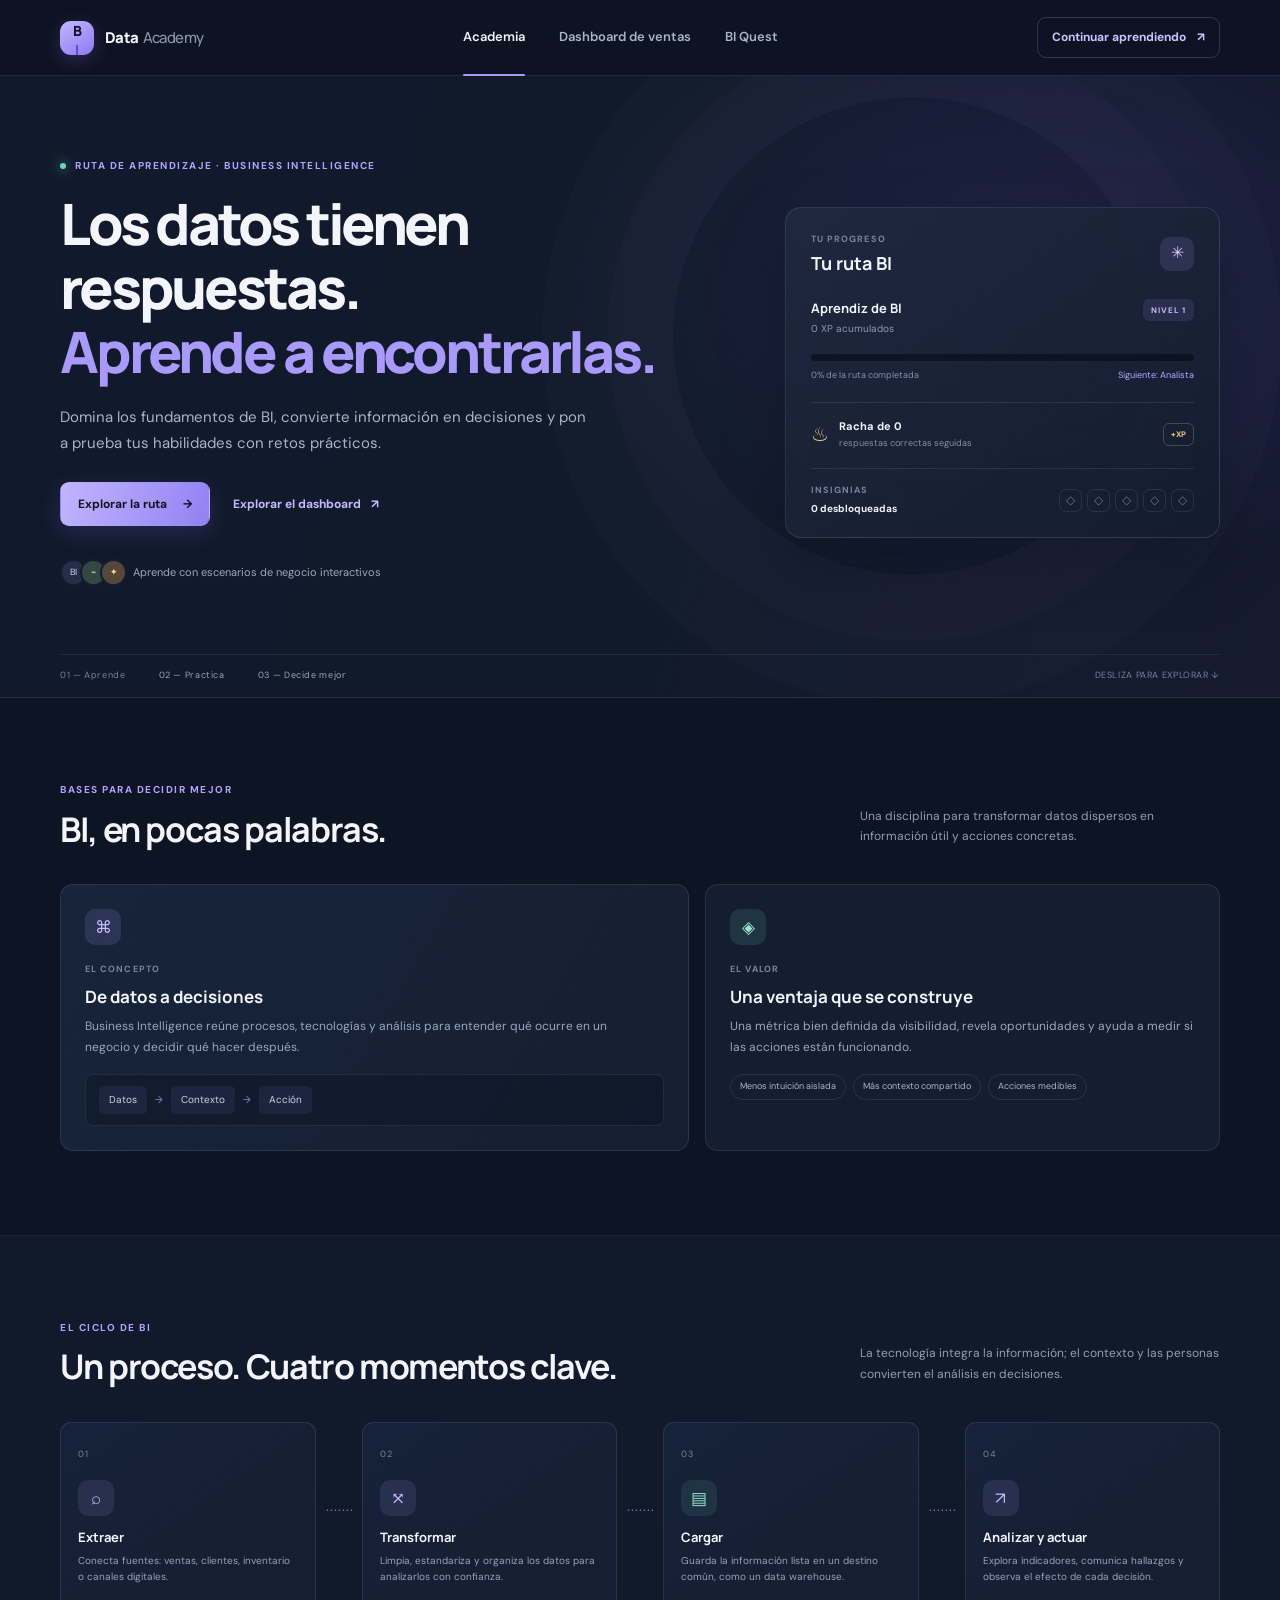
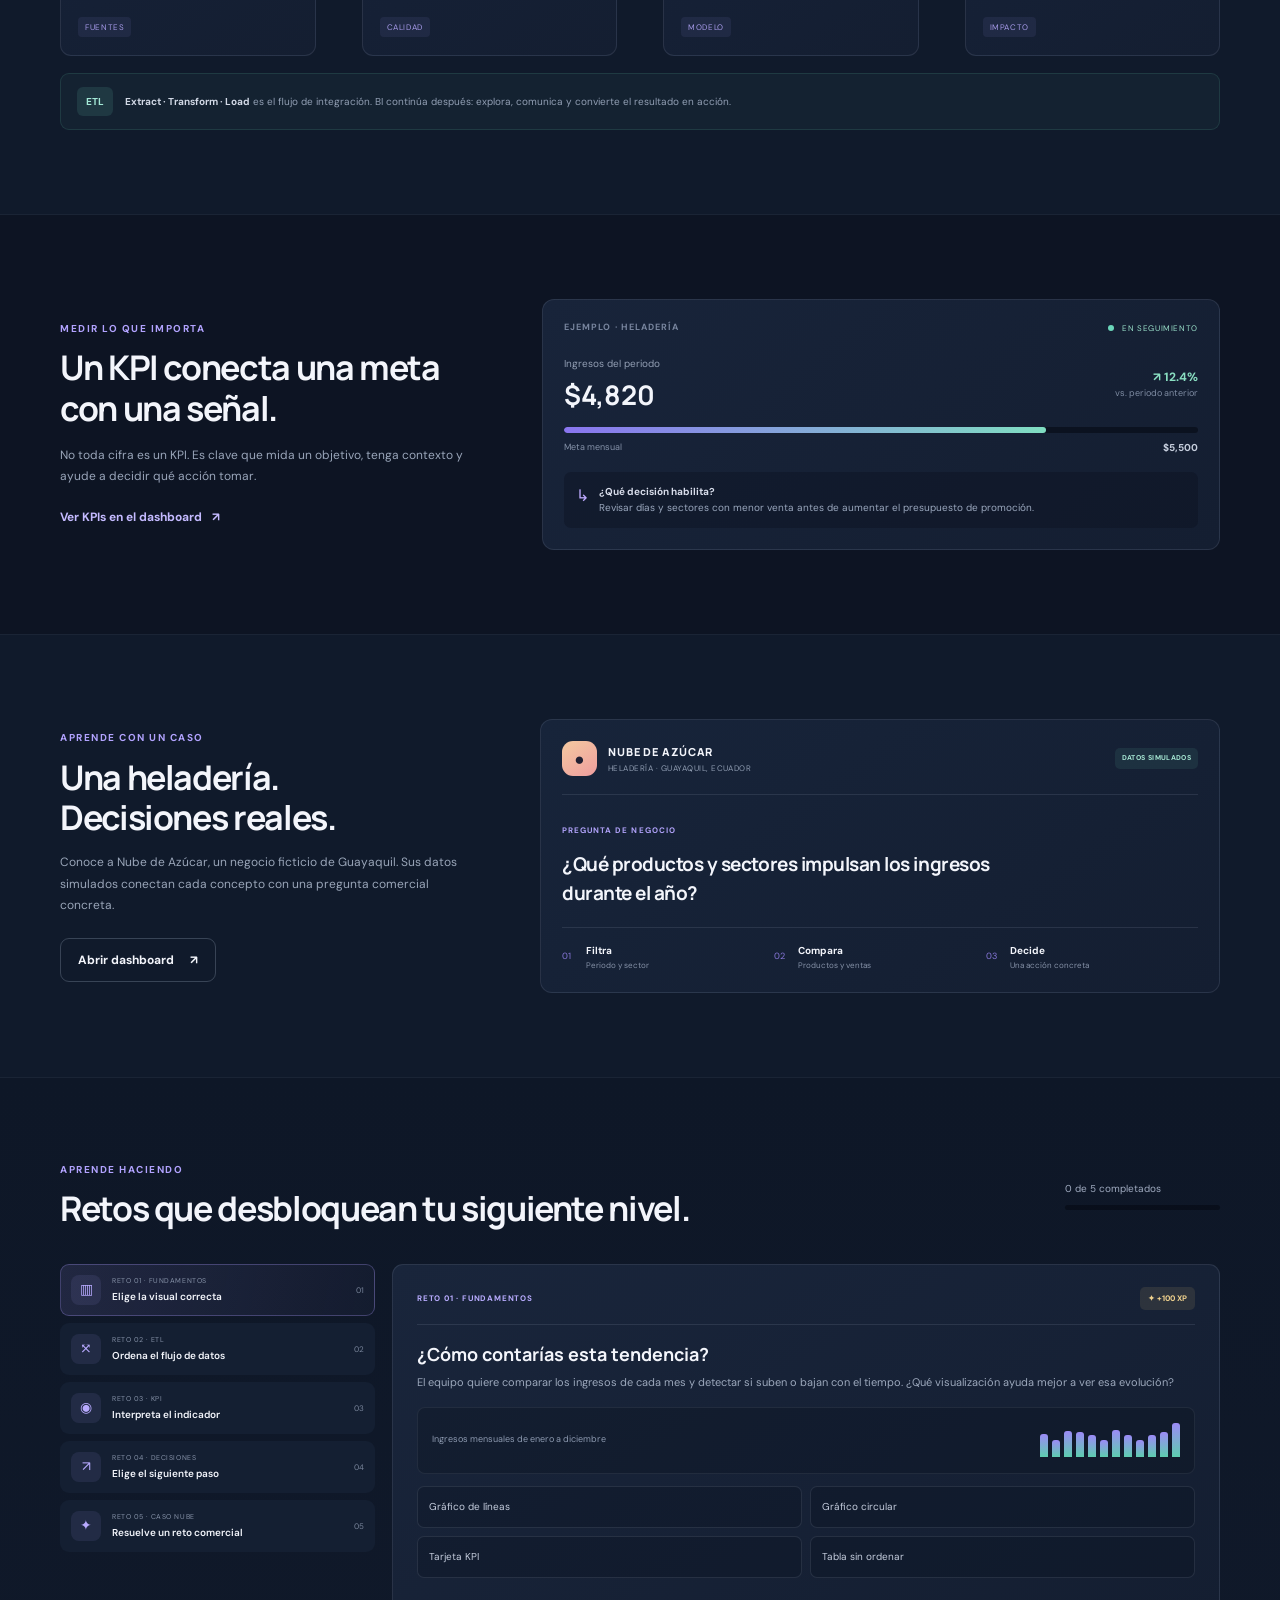
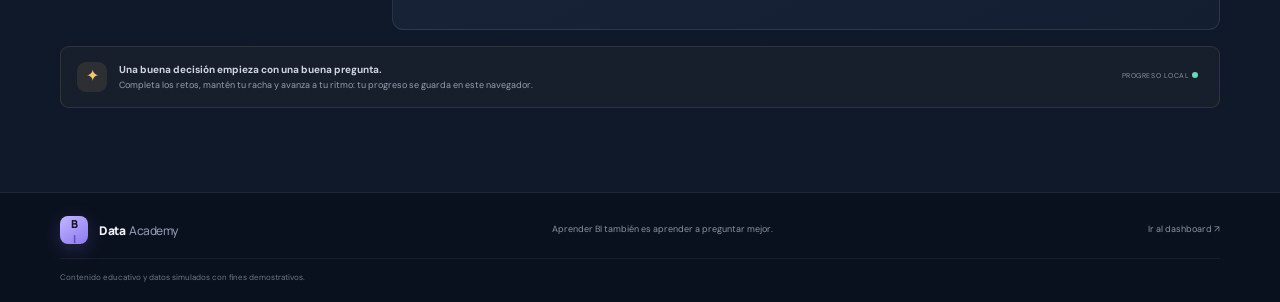
<file: index.html>
<!doctype html>
<html lang="es">
<head>
  <meta charset="utf-8">
  <meta name="viewport" content="width=device-width, initial-scale=1">
  <meta name="description" content="Aprende Business Intelligence con módulos guiados, retos interactivos y un dashboard comercial realista.">
  <meta name="theme-color" content="#101a2c">
  <title>Academia BI | Aprende con datos</title>
  <link rel="preconnect" href="https://fonts.googleapis.com">
  <link rel="preconnect" href="https://fonts.gstatic.com" crossorigin>
  <link href="https://fonts.googleapis.com/css2?family=DM+Sans:wght@400;500;600;700&family=Manrope:wght@400;500;600;700;800&display=swap" rel="stylesheet">
  <link rel="stylesheet" href="css/styles.css">
</head>
<body>
  <header class="topbar">
    <a class="brand" href="index.html" aria-label="Academia BI, inicio">
      <span class="brand-icon">B<span>I</span></span>
      <span>Data<span class="brand-light">Academy</span></span>
    </a>
    <nav class="main-nav" aria-label="Navegación principal">
      <a class="nav-link active" href="index.html">Academia</a>
      <a class="nav-link" href="dashboard.html">Dashboard de ventas</a>
      <a class="nav-link" href="bi-quest.html">BI Quest</a>
    </nav>
    <a class="topbar-cta" href="#retos">Continuar aprendiendo <span aria-hidden="true">↗</span></a>
  </header>

  <main>
    <section class="academy-hero">
      <div class="hero-glow"></div>
      <div class="page-wrap academy-hero-grid">
        <div class="hero-copy">
          <p class="eyebrow"><span class="eyebrow-dot"></span> RUTA DE APRENDIZAJE · BUSINESS INTELLIGENCE</p>
          <h1>Los datos tienen respuestas.<br><span>Aprende a encontrarlas.</span></h1>
          <p class="hero-description">Domina los fundamentos de BI, convierte información en decisiones y pon a prueba tus habilidades con retos prácticos.</p>
          <div class="hero-buttons">
            <a class="button button-primary" href="#fundamentos">Explorar la ruta <span aria-hidden="true">→</span></a>
            <a class="text-link" href="dashboard.html">Explorar el dashboard <span aria-hidden="true">↗</span></a>
          </div>
          <div class="hero-proof"><div class="avatar-stack"><span>BI</span><span>⌁</span><span>✦</span></div><span>Aprende con escenarios de negocio interactivos</span></div>
        </div>
        <aside class="learning-card" aria-label="Tu progreso de aprendizaje">
          <div class="learning-card-head"><div><span class="card-kicker">TU PROGRESO</span><h2>Tu ruta BI</h2></div><span class="level-icon" aria-hidden="true">✳</span></div>
          <div class="level-row"><div><strong id="learner-level">Aprendiz de BI</strong><span id="learner-xp">0 XP acumulados</span></div><span class="level-badge" id="level-step">NIVEL 1</span></div>
          <div class="progress-track" role="progressbar" aria-label="Progreso de nivel" aria-valuemin="0" aria-valuemax="100" aria-valuenow="0"><span id="level-progress"></span></div>
          <div class="progress-label"><span id="progress-caption">0% de la ruta completada</span><span id="next-level-caption">Siguiente: Analista</span></div>
          <div class="learning-divider"></div>
          <div class="streak-row"><span class="streak-flame" aria-hidden="true">♨</span><div><strong id="streak-count">Racha de 0</strong><span>respuestas correctas seguidas</span></div><span class="streak-bonus">+XP</span></div>
          <div class="achievement-row"><div><span class="card-kicker">INSIGNIAS</span><strong id="badge-count">0 desbloqueadas</strong></div><div class="badge-preview" id="badge-preview" aria-label="Insignias desbloqueadas"><span>◇</span><span>◇</span><span>◇</span></div></div>
        </aside>
      </div>
      <div class="page-wrap hero-bottom"><span>01 — Aprende</span><span>02 — Practica</span><span>03 — Decide mejor</span><span class="hero-scroll">DESLIZA PARA EXPLORAR ↓</span></div>
    </section>

    <section class="section-block" id="fundamentos">
      <div class="page-wrap">
        <div class="section-heading">
          <div><p class="eyebrow">BASES PARA DECIDIR MEJOR</p><h2>BI, en pocas palabras.</h2></div>
          <p>Una disciplina para transformar datos dispersos en información útil y acciones concretas.</p>
        </div>
        <div class="definition-grid">
          <article class="definition-card">
            <div class="definition-icon violet">⌘</div><span class="card-kicker">EL CONCEPTO</span>
            <h3>De datos a decisiones</h3>
            <p>Business Intelligence reúne procesos, tecnologías y análisis para entender qué ocurre en un negocio y decidir qué hacer después.</p>
            <div class="concept-flow"><span>Datos</span><b>→</b><span>Contexto</span><b>→</b><span>Acción</span></div>
          </article>
          <article class="definition-card dark-card">
            <div class="definition-icon mint">◈</div><span class="card-kicker">EL VALOR</span>
            <h3>Una ventaja que se construye</h3>
            <p>Una métrica bien definida da visibilidad, revela oportunidades y ayuda a medir si las acciones están funcionando.</p>
            <ul class="compact-list"><li>Menos intuición aislada</li><li>Más contexto compartido</li><li>Acciones medibles</li></ul>
          </article>
        </div>
      </div>
    </section>

    <section class="section-block tinted-section" id="proceso">
      <div class="page-wrap">
        <div class="section-heading">
          <div><p class="eyebrow">EL CICLO DE BI</p><h2>Un proceso. Cuatro momentos clave.</h2></div>
          <p>La tecnología integra la información; el contexto y las personas convierten el análisis en decisiones.</p>
        </div>
        <div class="process-track">
          <article class="process-step"><span class="step-number">01</span><div class="step-icon">⌕</div><h3>Extraer</h3><p>Conecta fuentes: ventas, clientes, inventario o canales digitales.</p><span class="step-tag">FUENTES</span></article>
          <div class="process-connector" aria-hidden="true">········›</div>
          <article class="process-step"><span class="step-number">02</span><div class="step-icon">⤧</div><h3>Transformar</h3><p>Limpia, estandariza y organiza los datos para analizarlos con confianza.</p><span class="step-tag">CALIDAD</span></article>
          <div class="process-connector" aria-hidden="true">········›</div>
          <article class="process-step"><span class="step-number">03</span><div class="step-icon">▤</div><h3>Cargar</h3><p>Guarda la información lista en un destino común, como un data warehouse.</p><span class="step-tag">MODELO</span></article>
          <div class="process-connector" aria-hidden="true">········›</div>
          <article class="process-step"><span class="step-number">04</span><div class="step-icon">↗</div><h3>Analizar y actuar</h3><p>Explora indicadores, comunica hallazgos y observa el efecto de cada decisión.</p><span class="step-tag">IMPACTO</span></article>
        </div>
        <div class="etl-note"><span>ETL</span><p><strong>Extract · Transform · Load</strong> es el flujo de integración. BI continúa después: explora, comunica y convierte el resultado en acción.</p></div>
      </div>
    </section>

    <section class="section-block" id="kpis">
      <div class="page-wrap kpi-learning-grid">
        <div class="kpi-copy"><p class="eyebrow">MEDIR LO QUE IMPORTA</p><h2>Un KPI conecta una meta con una señal.</h2><p>No toda cifra es un KPI. Es clave que mida un objetivo, tenga contexto y ayude a decidir qué acción tomar.</p><a class="text-link" href="dashboard.html">Ver KPIs en el dashboard <span aria-hidden="true">↗</span></a></div>
        <div class="kpi-example">
          <div class="kpi-example-head"><span class="card-kicker">EJEMPLO · HELADERÍA</span><span class="status-pill"><i></i> EN SEGUIMIENTO</span></div>
          <div class="kpi-example-main"><div><span class="metric-label">Ingresos del periodo</span><strong>$4,820</strong></div><span class="metric-change">↗ 12.4% <small>vs. periodo anterior</small></span></div>
          <div class="kpi-meter"><span></span></div><div class="kpi-target"><span>Meta mensual</span><strong>$5,500</strong></div>
          <div class="decision-note"><span class="decision-icon">↳</span><p><strong>¿Qué decisión habilita?</strong><br>Revisar días y sectores con menor venta antes de aumentar el presupuesto de promoción.</p></div>
        </div>
      </div>
    </section>

    <section class="section-block tinted-section" id="caso">
      <div class="page-wrap case-grid">
        <div class="case-intro"><p class="eyebrow">APRENDE CON UN CASO</p><h2>Una heladería.<br>Decisiones reales.</h2><p>Conoce a Nube de Azúcar, un negocio ficticio de Guayaquil. Sus datos simulados conectan cada concepto con una pregunta comercial concreta.</p><a class="button button-outline" href="dashboard.html">Abrir dashboard <span aria-hidden="true">↗</span></a></div>
        <div class="case-story">
          <div class="case-brand"><span class="scoop-mark">●</span><div><strong>NUBE DE AZÚCAR</strong><small>HELADERÍA · GUAYAQUIL, ECUADOR</small></div><span class="fiction-pill">DATOS SIMULADOS</span></div>
          <div class="case-question"><span class="question-index">PREGUNTA DE NEGOCIO</span><h3>¿Qué productos y sectores impulsan los ingresos durante el año?</h3></div>
          <div class="case-data-row"><div><span>01</span><strong>Filtra</strong><small>Periodo y sector</small></div><div><span>02</span><strong>Compara</strong><small>Productos y ventas</small></div><div><span>03</span><strong>Decide</strong><small>Una acción concreta</small></div></div>
        </div>
      </div>
    </section>

    <section class="section-block challenge-section" id="retos">
      <div class="page-wrap">
        <div class="section-heading challenge-heading"><div><p class="eyebrow">APRENDE HACIENDO</p><h2>Retos que desbloquean tu siguiente nivel.</h2></div><div class="challenge-summary"><span id="challenge-completed">0 de 5 completados</span><div class="mini-progress"><span id="challenge-progress"></span></div></div></div>
        <div class="challenge-layout">
          <div class="challenge-list" role="tablist" aria-label="Retos de aprendizaje">
            <button class="challenge-tab active" role="tab" aria-selected="true" data-challenge="chart"><span class="challenge-icon">▥</span><span><small>RETO 01 · FUNDAMENTOS</small><strong>Elige la visual correcta</strong></span><span class="challenge-state" aria-hidden="true">01</span></button>
            <button class="challenge-tab" role="tab" aria-selected="false" data-challenge="etl"><span class="challenge-icon">⤧</span><span><small>RETO 02 · ETL</small><strong>Ordena el flujo de datos</strong></span><span class="challenge-state" aria-hidden="true">02</span></button>
            <button class="challenge-tab" role="tab" aria-selected="false" data-challenge="kpi"><span class="challenge-icon">◉</span><span><small>RETO 03 · KPI</small><strong>Interpreta el indicador</strong></span><span class="challenge-state" aria-hidden="true">03</span></button>
            <button class="challenge-tab" role="tab" aria-selected="false" data-challenge="decision"><span class="challenge-icon">↗</span><span><small>RETO 04 · DECISIONES</small><strong>Elige el siguiente paso</strong></span><span class="challenge-state" aria-hidden="true">04</span></button>
            <button class="challenge-tab" role="tab" aria-selected="false" data-challenge="sales"><span class="challenge-icon">✦</span><span><small>RETO 05 · CASO NUBE</small><strong>Resuelve un reto comercial</strong></span><span class="challenge-state" aria-hidden="true">05</span></button>
          </div>
          <div class="activity-panel" id="activity-panel" role="tabpanel" aria-live="polite">
            <div class="activity-topline"><span class="activity-category">RETO 01 · FUNDAMENTOS</span><span class="xp-chip">✦ +100 XP</span></div>
            <div id="activity-content"></div>
            <div class="activity-feedback" id="activity-feedback" aria-live="assertive"></div>
          </div>
        </div>
        <div class="streak-banner"><span class="streak-large">✦</span><p><strong>Una buena decisión empieza con una buena pregunta.</strong><br>Completa los retos, mantén tu racha y avanza a tu ritmo: tu progreso se guarda en este navegador.</p><span class="save-status">PROGRESO LOCAL <i></i></span></div>
      </div>
    </section>

    <section class="results-section" id="resultados" hidden>
      <div class="page-wrap results-card"><div class="results-icon">✦</div><p class="eyebrow">RUTA COMPLETADA</p><h2>Buen trabajo, analista.</h2><p id="results-summary">Has completado los retos de la ruta.</p><div class="results-stats"><div><strong id="results-xp">0</strong><span>XP acumulados</span></div><div><strong id="results-level">Nivel 1</strong><span>Nivel alcanzado</span></div><div><strong id="results-badges">0</strong><span>Insignias</span></div></div><p class="results-badge-list" id="results-badge-list"></p><p class="results-recommendation" id="results-recommendation"></p><button class="button button-outline" id="restart-learning" type="button">Volver a practicar</button></div>
    </section>
  </main>
  <footer class="site-footer"><div class="page-wrap footer-inner"><a class="brand footer-brand" href="index.html"><span class="brand-icon">B<span>I</span></span><span>Data<span class="brand-light">Academy</span></span></a><span>Aprender BI también es aprender a preguntar mejor.</span><a href="dashboard.html">Ir al dashboard ↗</a></div><div class="page-wrap footer-disclaimer">Contenido educativo y datos simulados con fines demostrativos.</div></footer>
  <script src="js/data.js"></script>
  <script src="js/gamification.js"></script>
  <script src="js/academy.js"></script>
</body>
</html>
</file>
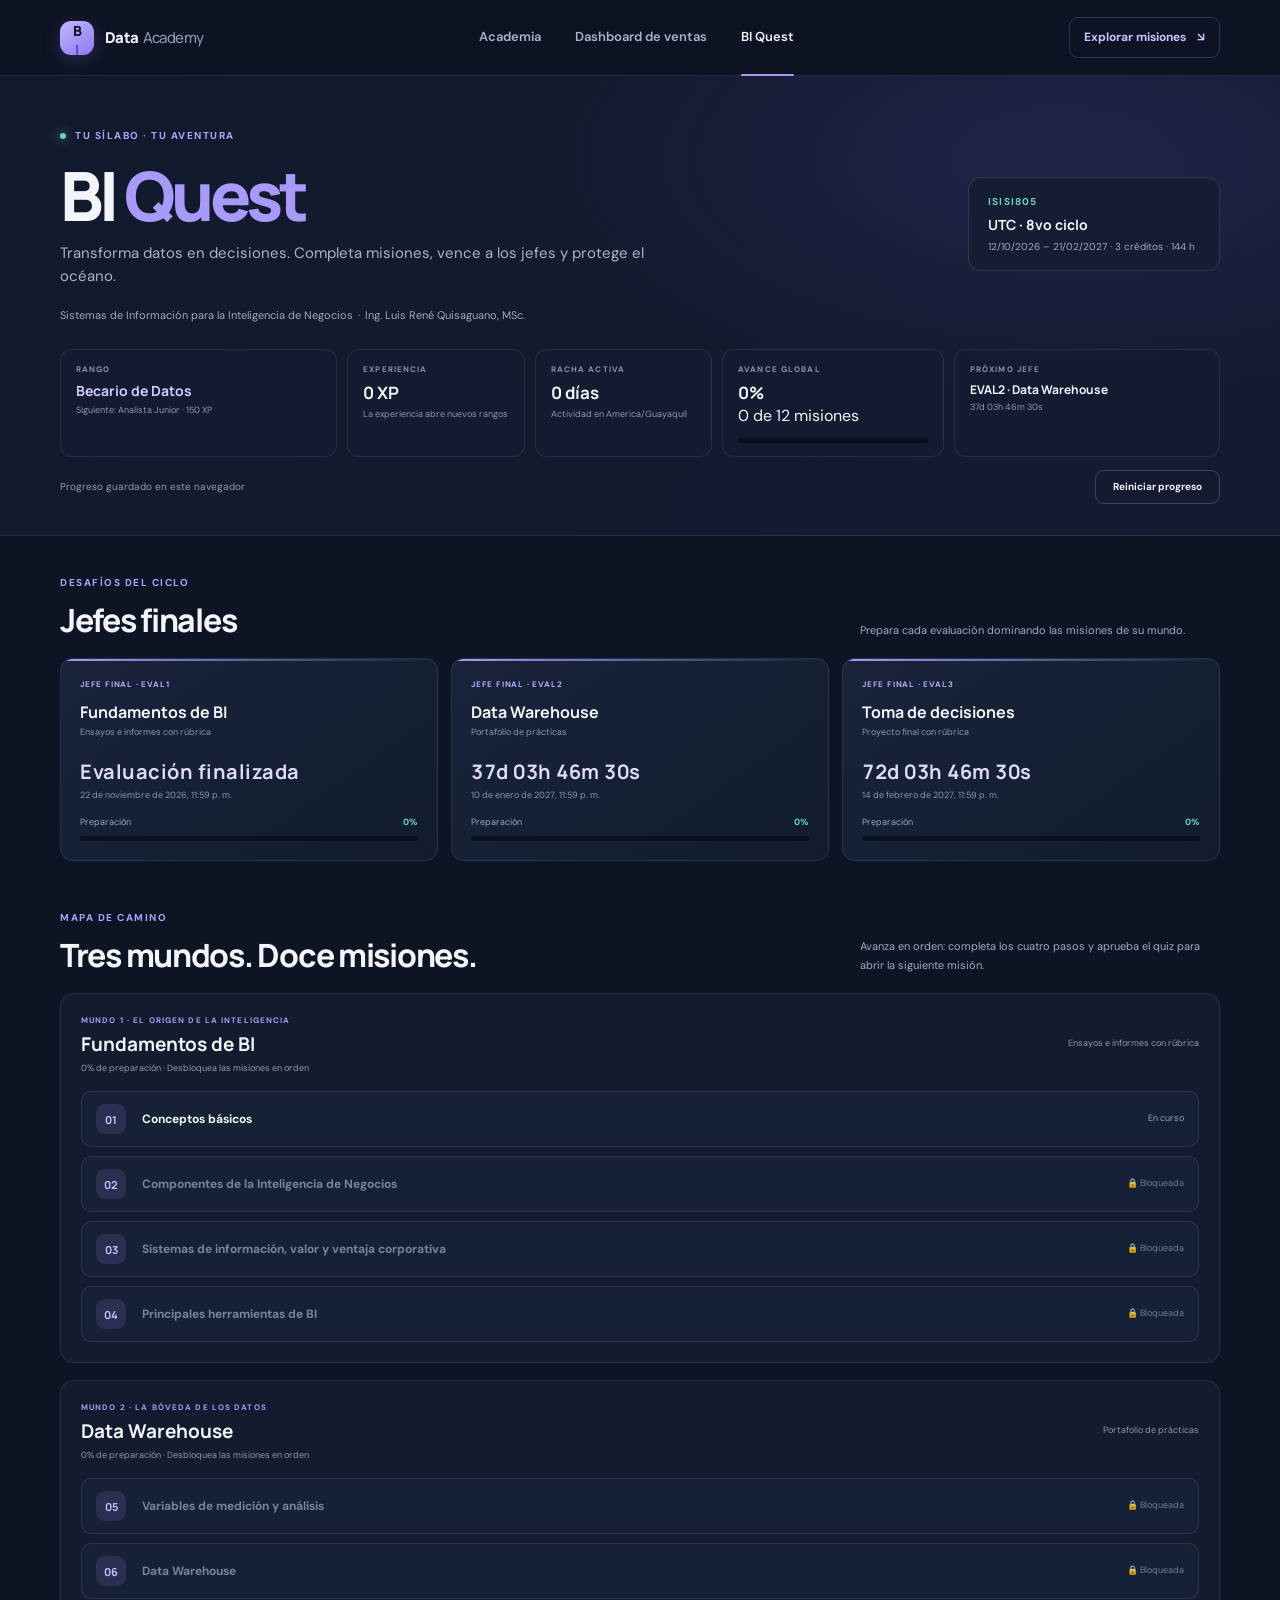
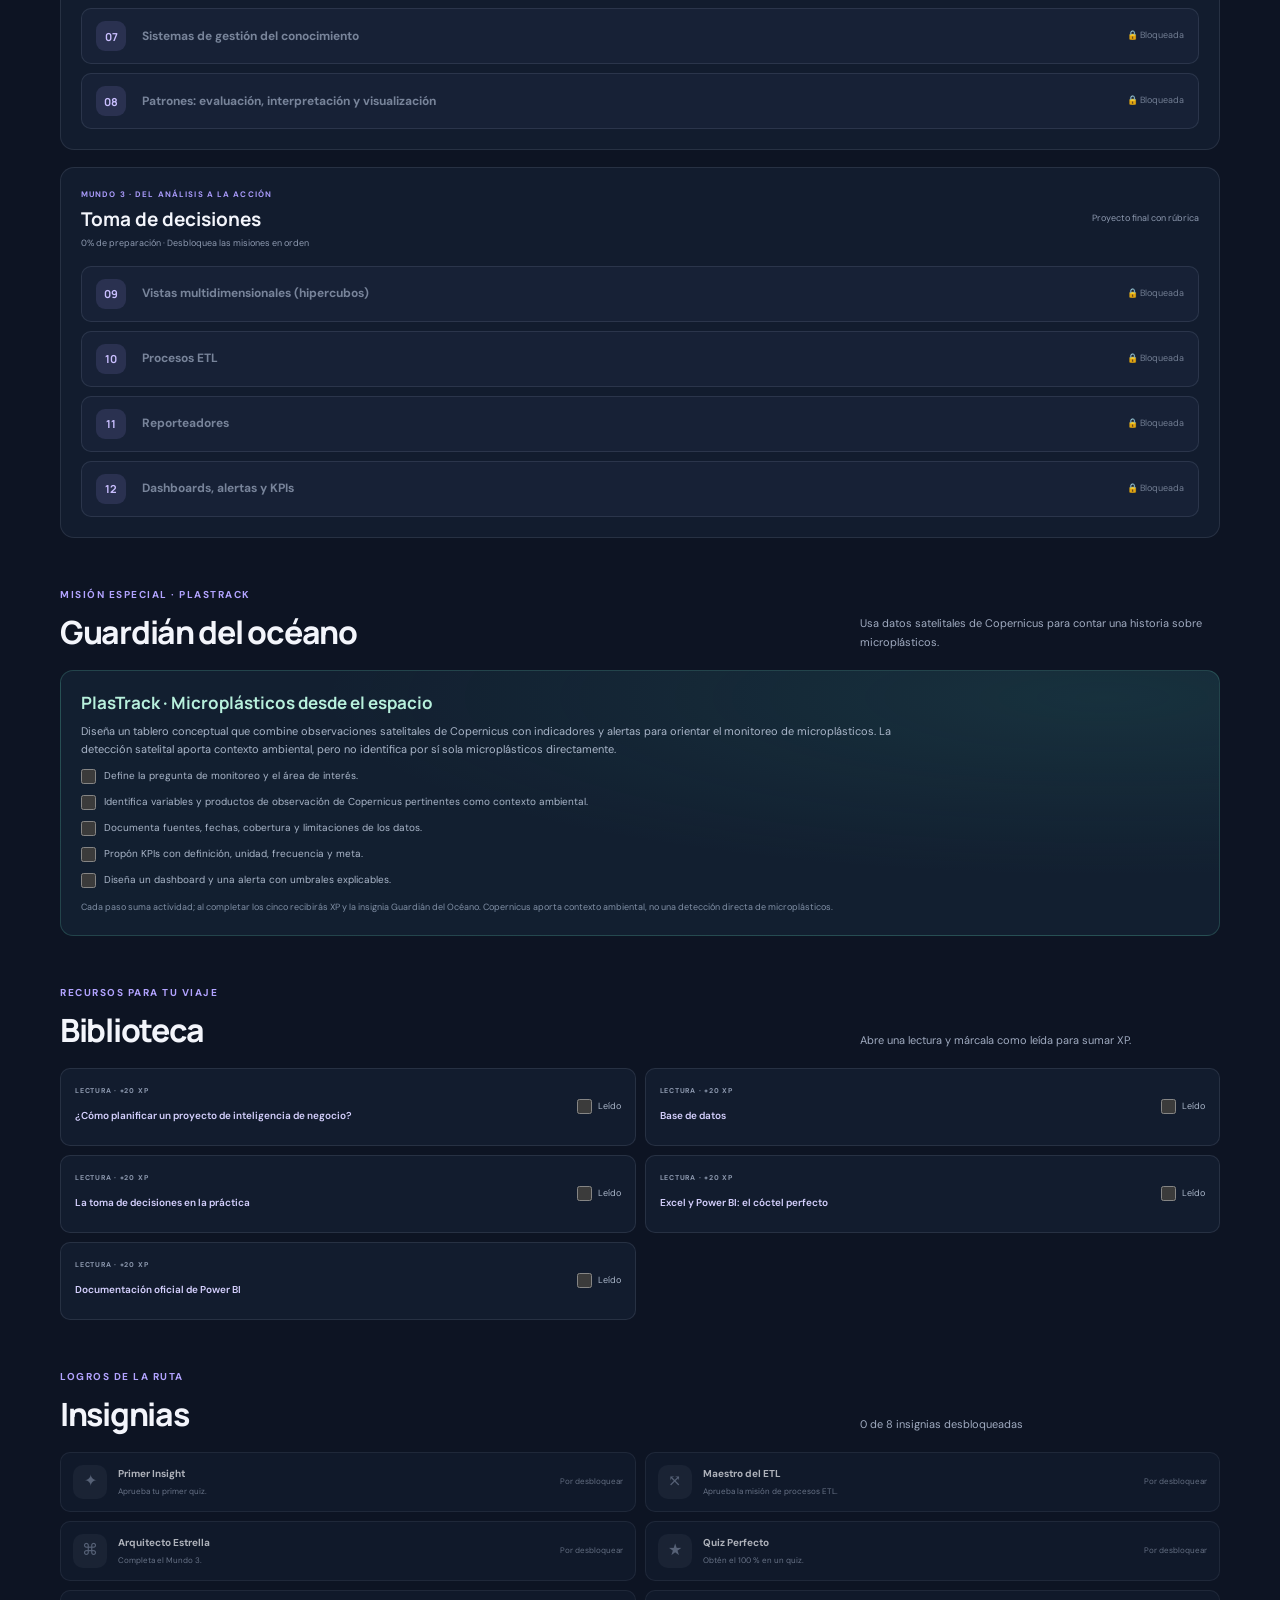
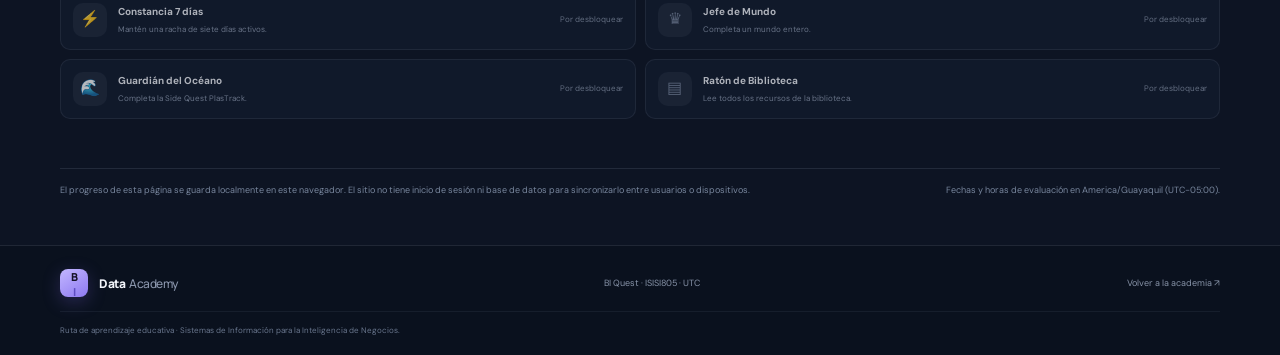
<file: bi-quest.html>
<!doctype html>
<html lang="es">
<head>
  <meta charset="utf-8">
  <meta name="viewport" content="width=device-width, initial-scale=1">
  <meta name="description" content="Recorre el sílabo de Sistemas de Información para la Inteligencia de Negocios como una aventura gamificada.">
  <meta name="theme-color" content="#101a2c">
  <title>BI Quest | Ruta ISISI805</title>
  <link rel="preconnect" href="https://fonts.googleapis.com">
  <link rel="preconnect" href="https://fonts.gstatic.com" crossorigin>
  <link href="https://fonts.googleapis.com/css2?family=DM+Sans:wght@400;500;600;700&family=Manrope:wght@400;500;600;700;800&display=swap" rel="stylesheet">
  <link rel="stylesheet" href="css/styles.css">
  <link rel="stylesheet" href="css/bi-quest.css">
</head>
<body class="quest-page">
  <header class="topbar">
    <a class="brand" href="index.html" aria-label="Data Academy, inicio">
      <span class="brand-icon">B<span>I</span></span>
      <span>Data<span class="brand-light">Academy</span></span>
    </a>
    <nav class="main-nav" aria-label="Navegación principal">
      <a class="nav-link" href="index.html">Academia</a>
      <a class="nav-link" href="dashboard.html">Dashboard de ventas</a>
      <a class="nav-link active" href="bi-quest.html" aria-current="page">BI Quest</a>
    </nav>
    <a class="topbar-cta" href="#mundos">Explorar misiones <span aria-hidden="true">↘</span></a>
  </header>

  <main>
    <section class="quest-hero">
      <div class="page-wrap">
        <p class="eyebrow"><span class="eyebrow-dot"></span> TU SÍLABO · TU AVENTURA</p>
        <div class="quest-heading">
          <div>
            <h1>BI <span>Quest</span></h1>
            <p class="quest-lead">Transforma datos en decisiones. Completa misiones, vence a los jefes y protege el océano.</p>
          </div>
          <div class="course-stamp"><span id="course-code">ISISI805</span><strong id="course-cycle">UTC · 8vo ciclo</strong><small id="course-period">12 oct 2026 — 21 feb 2027 · 3 créditos · 144 h</small></div>
        </div>
        <p class="teacher-line"><span id="course-name">Sistemas de Información para la Inteligencia de Negocios</span><span class="course-separator">·</span><span id="course-teacher">Ing. Luis René Quisaguano, MSc.</span></p>
        <section class="quest-stats" aria-label="Tu progreso en BI Quest">
          <article class="quest-stat quest-rank"><span class="stat-label">RANGO</span><strong id="quest-rank">Becario de Datos</strong><span id="quest-next-rank">Siguiente: Analista Junior</span></article>
          <article class="quest-stat"><span class="stat-label">EXPERIENCIA</span><strong id="quest-xp">0 XP</strong><span>La experiencia abre nuevos rangos</span></article>
          <article class="quest-stat"><span class="stat-label">RACHA ACTIVA</span><strong id="quest-streak">0 días</strong><span id="course-timezone">Actividad en America/Guayaquil</span></article>
          <article class="quest-stat"><span class="stat-label">AVANCE GLOBAL</span><strong id="quest-progress-label">0%</strong><span id="quest-progress-detail">0 de 12 misiones</span><div class="quest-progress" role="progressbar" aria-label="Avance global de misiones" aria-valuemin="0" aria-valuemax="100" aria-valuenow="0"><span id="quest-progress"></span></div></article>
          <article class="quest-stat quest-boss-stat"><span class="stat-label">PRÓXIMO JEFE</span><strong id="next-boss-name">EVAL1 · Fundamentos de BI</strong><span id="next-boss-countdown" aria-live="off">Calculando…</span></article>
        </section>
        <div class="quest-actions">
          <span id="quest-save-status" role="status">Progreso guardado en este navegador</span>
          <button class="button button-outline" id="reset-progress" type="button">Reiniciar progreso</button>
        </div>
      </div>
    </section>

    <div class="page-wrap quest-content">
      <section class="boss-section" aria-labelledby="boss-heading">
        <div class="section-heading quest-section-heading">
          <div><p class="eyebrow">DESAFÍOS DEL CICLO</p><h2 id="boss-heading">Jefes finales</h2></div>
          <p>Prepara cada evaluación dominando las misiones de su mundo.</p>
        </div>
        <div class="boss-grid" id="boss-grid"></div>
      </section>

      <section class="worlds-section" id="mundos" aria-labelledby="worlds-heading">
        <div class="section-heading quest-section-heading">
          <div><p class="eyebrow">MAPA DE CAMINO</p><h2 id="worlds-heading">Tres mundos. Doce misiones.</h2></div>
          <p>Avanza en orden: completa los cuatro pasos y aprueba el quiz para abrir la siguiente misión.</p>
        </div>
        <div id="world-map" class="world-map"></div>
      </section>

      <section class="sidequest-section quest-panel" aria-labelledby="sidequest-heading">
        <div class="section-heading quest-section-heading">
          <div><p class="eyebrow">MISIÓN ESPECIAL · PLASTRACK</p><h2 id="sidequest-heading">Guardián del océano</h2></div>
          <p>Usa datos satelitales de Copernicus para contar una historia sobre microplásticos.</p>
        </div>
        <div id="sidequest-card"></div>
      </section>

      <section class="library-section quest-panel" aria-labelledby="library-heading">
        <div class="section-heading quest-section-heading">
          <div><p class="eyebrow">RECURSOS PARA TU VIAJE</p><h2 id="library-heading">Biblioteca</h2></div>
          <p>Abre una lectura y márcala como leída para sumar XP.</p>
        </div>
        <div id="library-list" class="library-list"></div>
      </section>

      <section class="badges-section quest-panel" aria-labelledby="badges-heading">
        <div class="section-heading quest-section-heading">
          <div><p class="eyebrow">LOGROS DE LA RUTA</p><h2 id="badges-heading">Insignias</h2></div>
          <p id="badge-summary">0 de 8 insignias desbloqueadas</p>
        </div>
        <div id="badge-list" class="badge-list"></div>
      </section>

      <section class="quest-footer-note">
        <p>El progreso de esta página se guarda localmente en este navegador. El sitio no tiene inicio de sesión ni base de datos para sincronizarlo entre usuarios o dispositivos.</p>
        <p>Fechas y horas de evaluación en America/Guayaquil (UTC−05:00).</p>
      </section>
    </div>
  </main>

  <div class="quest-toast" id="quest-toast" role="status" aria-live="polite" hidden></div>
  <div class="confetti-layer" id="confetti-layer" aria-hidden="true"></div>
  <footer class="site-footer"><div class="page-wrap footer-inner"><a class="brand footer-brand" href="index.html"><span class="brand-icon">B<span>I</span></span><span>Data<span class="brand-light">Academy</span></span></a><span>BI Quest · ISISI805 · UTC</span><a href="index.html">Volver a la academia ↗</a></div><div class="page-wrap footer-disclaimer">Ruta de aprendizaje educativa · Sistemas de Información para la Inteligencia de Negocios.</div></footer>
  <script src="js/bi-quest.js"></script>
</body>
</html>
</file>
<file: css/styles.css>
:root {
  color-scheme: dark;
  --ink: #f3f5fb;
  --muted: #a0abc0;
  --soft: #727f97;
  --base: #0d1423;
  --surface: #131d30;
  --surface-2: #19253b;
  --line: rgba(185, 199, 222, .12);
  --violet: #a99afa;
  --violet-bright: #826bf1;
  --mint: #6bd6ba;
  --gold: #f1c879;
  --red: #ff927e;
  --font-display: "Manrope", sans-serif;
  --font-body: "DM Sans", sans-serif;
}

* { box-sizing: border-box; }
html { scroll-behavior: smooth; scroll-padding-top: 90px; }
body { margin: 0; background: var(--base); color: var(--ink); font: 16px/1.55 var(--font-body); }
a { color: inherit; text-decoration: none; }
button, input, select { font: inherit; }
button, a { -webkit-tap-highlight-color: transparent; }
button:focus-visible, a:focus-visible, select:focus-visible, input:focus-visible { outline: 2px solid var(--mint); outline-offset: 3px; }
[hidden] { display: none !important; }
.page-wrap { width: min(1160px, calc(100% - 52px)); margin: 0 auto; }

.topbar { height: 76px; padding: 0 max(26px, calc((100vw - 1160px)/2)); display: flex; align-items: center; justify-content: space-between; gap: 24px; border-bottom: 1px solid var(--line); background: rgba(13,20,35,.88); position: relative; z-index: 5; }
.brand { display: inline-flex; align-items: center; gap: 11px; font: 800 15px var(--font-display); letter-spacing: -.04em; white-space: nowrap; }
.brand-icon { display: grid; place-items: center; width: 34px; height: 34px; color: #161328; background: linear-gradient(145deg, #c2b6ff, #8d79f0); border-radius: 11px; font: 800 14px var(--font-display); box-shadow: 0 5px 18px rgba(130,107,241,.25); }
.brand-icon span { color: #5e4dc2; }
.brand-light { color: #8b96ad; font-weight: 500; margin-left: 4px; }
.main-nav { display: flex; height: 100%; align-items: center; gap: 34px; }
.nav-link { display: flex; align-items: center; height: 100%; position: relative; color: #aab4c8; font-size: 13px; font-weight: 600; transition: color .2s; }
.nav-link:hover, .nav-link.active { color: var(--ink); }
.nav-link.active::after { content: ""; position: absolute; left: 0; right: 0; bottom: -1px; height: 2px; border-radius: 2px; background: var(--violet); }
.topbar-cta { font-size: 12px; font-weight: 700; color: #cbc2ff; padding: 10px 14px; border: 1px solid rgba(169,154,250,.24); border-radius: 9px; transition: background .2s; white-space: nowrap; }
.topbar-cta:hover { background: rgba(169,154,250,.1); }
.topbar-cta span { padding-left: 8px; }

.academy-hero { min-height: 570px; padding: 82px 0 0; position: relative; overflow: hidden; background: radial-gradient(ellipse 46% 65% at 79% 35%, rgba(89,72,173,.19), transparent 75%), linear-gradient(105deg, #111a2c 0%, #111a2b 53%, #151a31 100%); border-bottom: 1px solid var(--line); }
.hero-glow { position: absolute; pointer-events: none; width: 480px; height: 480px; border-radius: 50%; border: 1px solid rgba(184,170,255,.06); right: 10%; top: 20px; box-shadow: 0 0 0 65px rgba(184,170,255,.018), 0 0 0 130px rgba(184,170,255,.014); }
.academy-hero-grid { display: grid; grid-template-columns: 1.2fr .8fr; align-items: center; gap: 72px; position: relative; z-index: 1; }
.eyebrow { display: flex; align-items: center; gap: 9px; color: #b2a3ff; font-size: 10px; font-weight: 700; letter-spacing: .15em; margin: 0 0 17px; }
.eyebrow-dot { width: 6px; height: 6px; background: var(--mint); border-radius: 50%; box-shadow: 0 0 11px rgba(107,214,186,.8); }
h1, h2, h3, p { margin-top: 0; }
.hero-copy h1, .dash-title-row h1 { font: 800 clamp(39px, 5vw, 57px)/1.13 var(--font-display); letter-spacing: -.055em; margin: 0 0 20px; }
.hero-copy h1 span { color: var(--violet); }
.hero-description { max-width: 530px; color: #aab4c7; font-size: 15px; line-height: 1.75; margin-bottom: 26px; }
.hero-buttons { display: flex; align-items: center; gap: 23px; }
.button { display: inline-flex; min-height: 44px; align-items: center; justify-content: center; gap: 16px; padding: 0 17px; border: 1px solid transparent; border-radius: 9px; font-weight: 700; font-size: 12px; transition: transform .18s, background .18s, border-color .18s; cursor: pointer; }
.button:hover { transform: translateY(-2px); }
.button-primary { color: #151326; background: linear-gradient(110deg, #c1b5ff, #9380f3); box-shadow: 0 7px 22px rgba(130,107,241,.18); }
.button-primary:hover { background: #d2caff; }
.button-outline { background: transparent; border-color: rgba(185,199,222,.24); color: var(--ink); }
.button-outline:hover { border-color: var(--violet); background: rgba(169,154,250,.07); }
.text-link { color: #c4baff; font-size: 12px; font-weight: 700; }
.text-link span { padding-left: 7px; }
.hero-proof { display: flex; align-items: center; gap: 13px; margin-top: 33px; color: #9ca8bc; font-size: 11px; }
.avatar-stack { display: flex; }
.avatar-stack span { width: 27px; height: 27px; display: grid; place-items: center; border: 2px solid #141c2f; border-radius: 50%; margin-right: -7px; background: #252e47; color: #d7ccff; font-size: 9px; }
.avatar-stack span:nth-child(2) { background: #344743; color: #a5efd7; }
.avatar-stack span:nth-child(3) { background: #554739; color: #ffdc9b; }
.learning-card { padding: 25px 25px 20px; border: 1px solid rgba(185,199,222,.14); border-radius: 16px; background: linear-gradient(145deg, rgba(31,41,63,.91), rgba(20,28,47,.95)); box-shadow: 0 26px 65px rgba(2,6,16,.25); }
.learning-card-head, .level-row, .progress-label, .achievement-row { display: flex; justify-content: space-between; align-items: center; }
.card-kicker { display: block; color: #78859e; font-size: 9px; letter-spacing: .12em; font-weight: 700; }
.learning-card h2 { font: 700 18px var(--font-display); margin: 4px 0 0; }
.level-icon { display: grid; place-items: center; width: 34px; height: 34px; border-radius: 10px; color: #ddcbff; background: rgba(169,154,250,.14); }
.level-row { margin-top: 24px; align-items: flex-start; }
.level-row strong, .level-row span { display: block; }
.level-row strong { font: 700 13px var(--font-display); }
.level-row div > span { margin-top: 4px; color: #8c99b0; font-size: 10px; }
.level-badge { padding: 5px 8px; border-radius: 6px; color: #c7bcff; background: rgba(169,154,250,.11); font-size: 8px; font-weight: 700; letter-spacing: .1em; }
.progress-track, .mini-progress, .kpi-meter { overflow: hidden; background: rgba(4,8,18,.55); border-radius: 99px; }
.progress-track { height: 7px; margin-top: 18px; }
.progress-track span, .mini-progress span, .kpi-meter span { display: block; width: 0; height: 100%; border-radius: inherit; background: linear-gradient(90deg, #8975ef, #b3a3ff); transition: width .45s ease; }
.progress-label { color: #8491a9; font-size: 9px; margin-top: 8px; }
.progress-label span:last-child { color: #b7aaff; }
.learning-divider { border-top: 1px solid var(--line); margin: 19px 0 15px; }
.streak-row { display: flex; align-items: center; gap: 10px; }
.streak-flame { color: var(--gold); font-size: 20px; }
.streak-row div strong, .streak-row div span { display: block; }
.streak-row div strong { font-size: 11px; }
.streak-row div span { color: #8591a6; font-size: 9px; margin-top: 2px; }
.streak-bonus { margin-left: auto; color: var(--gold); border: 1px solid rgba(241,200,121,.24); border-radius: 6px; padding: 4px 7px; font-size: 8px; font-weight: 700; }
.achievement-row { border-top: 1px solid var(--line); margin-top: 17px; padding-top: 15px; }
.achievement-row strong { display: block; margin-top: 3px; font-size: 10px; }
.badge-preview { display: flex; gap: 5px; color: #66738c; }
.badge-preview span { width: 23px; height: 23px; display: grid; place-items: center; border-radius: 7px; border: 1px solid rgba(185,199,222,.12); font-size: 12px; }
.badge-preview span.earned { color: var(--gold); background: rgba(241,200,121,.1); border-color: rgba(241,200,121,.22); }
.hero-bottom { display: flex; gap: 33px; margin-top: 68px; padding: 14px 0; color: #77839a; font-size: 9px; letter-spacing: .07em; border-top: 1px solid rgba(185,199,222,.09); }
.hero-bottom span:nth-child(2), .hero-bottom span:nth-child(3) { color: #9ba6ba; }
.hero-scroll { margin-left: auto; }

.section-block { padding: 84px 0; }
.tinted-section { background: #101a2b; border-top: 1px solid rgba(185,199,222,.06); border-bottom: 1px solid rgba(185,199,222,.06); }
.section-heading { display: flex; justify-content: space-between; align-items: flex-end; gap: 36px; margin-bottom: 35px; }
.section-heading .eyebrow, .kpi-copy .eyebrow, .case-intro .eyebrow { margin-bottom: 11px; }
.section-heading h2, .kpi-copy h2, .case-intro h2 { font: 700 clamp(25px, 3vw, 34px)/1.2 var(--font-display); letter-spacing: -.04em; margin: 0; }
.section-heading > p { width: min(360px, 43%); color: #929eb4; font-size: 12px; line-height: 1.7; margin: 0 0 3px; }
.definition-grid { display: grid; grid-template-columns: 1.1fr .9fr; gap: 16px; }
.definition-card { padding: 24px; border: 1px solid var(--line); border-radius: 13px; background: linear-gradient(120deg, #17243a, #151f33); }
.definition-card .card-kicker { margin-top: 18px; }
.definition-card h3 { font: 700 17px var(--font-display); margin: 8px 0; }
.definition-card p { max-width: 550px; color: #9aa6bb; font-size: 12px; line-height: 1.75; margin-bottom: 16px; }
.definition-icon { width: 36px; height: 36px; display: grid; place-items: center; border-radius: 10px; font-size: 17px; }
.definition-icon.violet { color: #cbbfff; background: rgba(169,154,250,.14); }
.definition-icon.mint { color: #9be6d0; background: rgba(107,214,186,.13); }
.dark-card { background: #141e30; }
.concept-flow { display: flex; align-items: center; gap: 8px; padding: 11px 13px; border: 1px solid rgba(185,199,222,.1); background: rgba(7,13,24,.27); border-radius: 8px; color: #cbd3e3; font-size: 10px; }
.concept-flow span { padding: 6px 10px; background: rgba(169,154,250,.08); border-radius: 5px; }
.concept-flow b { color: #8277bb; font-weight: 500; }
.compact-list { display: flex; flex-wrap: wrap; gap: 7px; list-style: none; margin: 0; padding: 0; }
.compact-list li { border: 1px solid var(--line); border-radius: 99px; padding: 5px 9px; color: #aab5c9; font-size: 9px; }

.process-track { display: grid; grid-template-columns: 1fr 26px 1fr 26px 1fr 26px 1fr; align-items: start; gap: 10px; }
.process-step { min-height: 201px; padding: 17px; border: 1px solid var(--line); border-radius: 11px; background: linear-gradient(145deg, #162239, #141e31); position: relative; }
.step-number { color: #77839a; font-size: 9px; letter-spacing: .12em; }
.step-icon { display: grid; place-items: center; width: 36px; height: 36px; margin: 15px 0 12px; border-radius: 10px; color: #c1b5ff; background: rgba(169,154,250,.12); font-size: 17px; }
.process-step:nth-of-type(3) .step-icon { color: #94e2cd; background: rgba(107,214,186,.1); }
.process-step h3 { margin: 0 0 7px; font: 700 13px var(--font-display); }
.process-step p { min-height: 53px; margin: 0; color: #96a2b8; font-size: 10px; line-height: 1.65; }
.step-tag { display: inline-block; margin-top: 11px; padding: 4px 7px; color: #a69ae9; border-radius: 4px; background: rgba(169,154,250,.08); font-size: 8px; letter-spacing: .08em; }
.process-connector { padding-top: 78px; text-align: center; color: #8376bc; font-size: 14px; letter-spacing: 1px; overflow: hidden; }
.etl-note { display: flex; gap: 12px; align-items: center; padding: 13px 16px; margin-top: 17px; border: 1px solid rgba(107,214,186,.13); background: rgba(107,214,186,.045); border-radius: 9px; }
.etl-note > span { padding: 7px 9px; color: #a4e9d7; border-radius: 6px; background: rgba(107,214,186,.12); font-size: 10px; font-weight: 700; }
.etl-note p { margin: 0; color: #929fb4; font-size: 10px; }
.etl-note strong { color: #d2d9e6; }

.kpi-learning-grid { display: grid; grid-template-columns: .75fr 1.25fr; align-items: center; gap: 75px; }
.kpi-copy p:not(.eyebrow) { color: #99a5b9; font-size: 12px; line-height: 1.8; margin: 16px 0; }
.kpi-example { padding: 21px; border: 1px solid var(--line); border-radius: 12px; background: linear-gradient(140deg, #18243a, #141e31); }
.kpi-example-head, .kpi-example-main, .kpi-target { display: flex; align-items: center; justify-content: space-between; }
.status-pill { color: #9ae1ca; font-size: 8px; letter-spacing: .08em; }
.status-pill i, .live-indicator, .save-status i { display: inline-block; width: 6px; height: 6px; background: var(--mint); border-radius: 50%; margin-right: 5px; }
.kpi-example-main { margin: 21px 0 14px; }
.kpi-example-main > div span, .kpi-example-main > div strong { display: block; }
.metric-label { color: #929eb3; font-size: 10px; }
.kpi-example-main > div strong { font: 700 27px var(--font-display); margin-top: 4px; }
.metric-change { color: #8adfc2; font-weight: 700; font-size: 12px; text-align: right; }
.metric-change small { display: block; color: #7e8ba2; font-size: 9px; font-weight: 400; }
.kpi-meter { height: 6px; }
.kpi-meter span { width: 76%; background: linear-gradient(90deg, #8975ef, #80dec2); }
.kpi-target { color: #8592a9; font-size: 9px; margin-top: 7px; }
.kpi-target strong { color: #c6cedd; font-size: 10px; }
.decision-note { display: flex; gap: 10px; align-items: flex-start; margin-top: 17px; padding: 12px; background: rgba(7,13,24,.3); border-radius: 7px; }
.decision-icon { color: #beaaff; font-size: 16px; }
.decision-note p { margin: 0; color: #9aa7bd; font-size: 10px; line-height: 1.6; }
.decision-note strong { color: #d8ddeb; }

.case-grid { display: grid; grid-template-columns: .75fr 1.25fr; align-items: center; gap: 72px; }
.case-intro > p:not(.eyebrow) { margin: 14px 0 21px; color: #99a5b8; font-size: 12px; line-height: 1.8; }
.case-brand { display: flex; align-items: center; gap: 11px; padding-bottom: 18px; border-bottom: 1px solid var(--line); }
.scoop-mark { display: grid; place-items: center; width: 35px; height: 35px; border-radius: 11px; color: #202033; background: linear-gradient(145deg, #f4c9a0, #ee9e9f); font-size: 17px; }
.case-brand div strong, .case-brand div small { display: block; }
.case-brand div strong { font: 800 11px var(--font-display); letter-spacing: .08em; }
.case-brand div small { color: #8e9bb0; font-size: 8px; letter-spacing: .06em; margin-top: 3px; }
.fiction-pill { margin-left: auto; padding: 5px 7px; color: #a7e8d4; border-radius: 5px; background: rgba(107,214,186,.09); font-size: 7px; font-weight: 700; letter-spacing: .05em; white-space: nowrap; }
.case-story { padding: 21px; border: 1px solid var(--line); background: linear-gradient(145deg, #17243a, #141e31); border-radius: 12px; }
.case-question { padding: 21px 0 20px; }
.question-index { color: #b0a2f9; font-size: 8px; font-weight: 700; letter-spacing: .13em; }
.case-question h3 { max-width: 450px; margin: 9px 0 0; font: 700 19px/1.5 var(--font-display); letter-spacing: -.025em; }
.case-data-row { display: grid; grid-template-columns: repeat(3, 1fr); padding-top: 15px; border-top: 1px solid var(--line); }
.case-data-row div { display: grid; grid-template-columns: 24px 1fr; align-items: center; }
.case-data-row div > span { grid-row: span 2; color: #8777d9; font-size: 9px; }
.case-data-row strong { font-size: 10px; }
.case-data-row small { color: #8692a8; font-size: 8px; }

.challenge-section { background: linear-gradient(180deg, #0e1727, #10192a); }
.challenge-heading { align-items: center; }
.challenge-summary { min-width: 155px; color: #a0abc0; font-size: 10px; }
.mini-progress { height: 5px; margin-top: 8px; }
.mini-progress span { background: linear-gradient(90deg, #8470eb, #73d7bd); }
.challenge-layout { display: grid; grid-template-columns: 315px 1fr; gap: 17px; }
.challenge-list { display: grid; gap: 7px; align-content: start; }
.challenge-tab { width: 100%; display: grid; grid-template-columns: 32px 1fr 24px; align-items: center; gap: 9px; padding: 10px; border: 1px solid transparent; border-radius: 9px; background: #141f32; color: var(--ink); text-align: left; cursor: pointer; transition: border .2s, background .2s; }
.challenge-tab:hover { background: #19253a; }
.challenge-tab.active { border-color: rgba(169,154,250,.3); background: linear-gradient(100deg, rgba(169,154,250,.12), rgba(169,154,250,.035)); }
.challenge-icon { display: grid; place-items: center; width: 30px; height: 30px; border-radius: 8px; color: #b8aaff; background: rgba(169,154,250,.1); font-size: 14px; }
.challenge-tab small, .challenge-tab strong { display: block; }
.challenge-tab small { color: #8692a8; font-size: 7px; letter-spacing: .08em; }
.challenge-tab strong { margin-top: 3px; font-size: 10px; font-weight: 600; }
.challenge-state { color: #78849a; font-size: 8px; text-align: right; }
.challenge-tab.completed .challenge-state { color: var(--mint); font-size: 13px; }
.activity-panel { min-height: 340px; padding: 22px 24px; border: 1px solid var(--line); border-radius: 11px; background: linear-gradient(150deg, #19253b, #141e31); }
.activity-topline { display: flex; justify-content: space-between; align-items: center; padding-bottom: 14px; border-bottom: 1px solid var(--line); }
.activity-category { color: #b9acff; font-size: 8px; font-weight: 700; letter-spacing: .1em; }
.xp-chip { padding: 5px 8px; border-radius: 5px; color: #f0d28e; background: rgba(241,200,121,.1); font-size: 8px; font-weight: 700; }
.activity-title { font: 700 18px/1.35 var(--font-display); margin: 17px 0 7px; }
.activity-prompt { margin: 0 0 15px; color: #9ca8bc; font-size: 11px; line-height: 1.7; }
.activity-context { display: flex; align-items: center; justify-content: space-between; gap: 12px; min-height: 67px; margin: 12px 0; padding: 11px 14px; border: 1px solid rgba(185,199,222,.09); border-radius: 8px; background: rgba(9,15,27,.28); }
.activity-context span { color: #8d9ab0; font-size: 9px; }
.activity-context strong { color: #d5daea; font-size: 12px; }
.sparkline { display: flex; align-items: end; gap: 4px; height: 34px; }
.sparkline i { display: block; width: 8px; min-height: 4px; border-radius: 3px 3px 0 0; background: linear-gradient(180deg,#9c8af7,#5dcdaf); }
.answer-options { display: grid; grid-template-columns: repeat(2, 1fr); gap: 8px; }
.answer-option { min-height: 42px; padding: 9px 11px; border: 1px solid rgba(185,199,222,.12); border-radius: 7px; background: rgba(7,13,24,.25); color: #c5cddd; font-size: 10px; text-align: left; cursor: pointer; transition: border .2s, background .2s; }
.answer-option:hover:not(:disabled) { border-color: rgba(169,154,250,.5); background: rgba(169,154,250,.06); }
.answer-option:disabled { cursor: default; opacity: .65; }
.answer-option.correct { border-color: rgba(107,214,186,.4); background: rgba(107,214,186,.1); color: #a9eedb; opacity: 1; }
.answer-option.incorrect { border-color: rgba(255,146,126,.38); background: rgba(255,146,126,.08); color: #ffb0a0; }
.activity-feedback { min-height: 18px; margin-top: 11px; color: #a9b4c8; font-size: 10px; line-height: 1.6; }
.activity-feedback.success { color: #9de7d0; }
.activity-feedback.error { color: #ffac9e; }
.activity-next { display: flex; justify-content: flex-end; margin-top: 8px; }
.activity-next .button { min-height: 35px; font-size: 10px; }
.etl-sort-list { display: flex; flex-wrap: wrap; gap: 8px; margin: 14px 0; }
.etl-sort-button { padding: 8px 10px; border: 1px solid rgba(185,199,222,.14); border-radius: 6px; background: rgba(7,13,24,.3); color: #c3cce0; font-size: 9px; cursor: pointer; }
.etl-sort-button.selected { color: #b5efdd; border-color: rgba(107,214,186,.35); background: rgba(107,214,186,.08); }
.etl-order { margin: 8px 0; color: #9ca8bc; font-size: 9px; }
.etl-actions { display: flex; gap: 8px; margin-top: 12px; }
.etl-actions .button { min-height: 34px; font-size: 9px; }
.streak-banner { display: flex; gap: 12px; align-items: center; padding: 14px 16px; margin-top: 16px; border: 1px solid rgba(241,200,121,.12); border-radius: 9px; background: rgba(241,200,121,.035); }
.streak-large { display: grid; place-items: center; width: 30px; height: 30px; border-radius: 9px; color: var(--gold); background: rgba(241,200,121,.1); }
.streak-banner p { margin: 0; color: #939fb3; font-size: 9px; line-height: 1.7; }
.streak-banner p strong { color: #d0d6e4; font-size: 10px; }
.save-status { margin-left: auto; color: #8793a8; font-size: 7px; letter-spacing: .08em; white-space: nowrap; }
.results-section { padding: 25px 0 65px; }
.results-card { padding: 35px; text-align: center; border: 1px solid rgba(169,154,250,.2); border-radius: 14px; background: radial-gradient(ellipse at 50% 0, rgba(130,107,241,.12), transparent 60%), #151f32; }
.results-icon { margin: 0 auto 14px; display: grid; place-items: center; width: 42px; height: 42px; border-radius: 13px; color: var(--gold); background: rgba(241,200,121,.1); font-size: 20px; }
.results-card .eyebrow { justify-content: center; }
.results-card h2 { margin: 0 0 8px; font: 700 25px var(--font-display); }
.results-card > p:not(.eyebrow) { color: #9ca8bc; font-size: 11px; }
.results-stats { display: flex; justify-content: center; gap: 56px; margin: 23px 0; }
.results-stats div strong, .results-stats div span { display: block; }
.results-stats div strong { font: 700 20px var(--font-display); }
.results-stats div span { color: #8996aa; font-size: 9px; margin-top: 3px; }
.results-badge-list { color: #f0d28e !important; font-size: 9px !important; }
.results-recommendation { color: #c5baff !important; }

.dashboard-wrap { padding-top: 48px; padding-bottom: 70px; }
.dash-title-row { display: flex; justify-content: space-between; align-items: center; gap: 24px; margin-bottom: 28px; }
.dash-title-row .eyebrow { margin-bottom: 10px; }
.dash-title-row h1 { font-size: clamp(31px, 4vw, 43px); margin-bottom: 7px; }
.dashboard-subtitle { margin: 0; color: #97a3b8; font-size: 12px; }
.fiction-stamp { display: flex; align-items: center; gap: 10px; padding: 11px 13px; border: 1px solid rgba(107,214,186,.15); border-radius: 9px; background: rgba(107,214,186,.04); }
.fiction-stamp > span { color: var(--mint); font-size: 17px; }
.fiction-stamp strong, .fiction-stamp small { display: block; }
.fiction-stamp strong { color: #b6eadb; font-size: 8px; letter-spacing: .1em; }
.fiction-stamp small { margin-top: 4px; color: #8998ad; font-size: 9px; }
.filter-card, .chart-card, .insight-card, .table-card { border: 1px solid var(--line); border-radius: 11px; background: linear-gradient(145deg, #172238, #141e31); }
.filter-card { padding: 18px 20px 13px; }
.filter-heading, .filter-heading > div { display: flex; align-items: center; justify-content: space-between; }
.filter-heading > div { justify-content: flex-start; gap: 10px; }
.filter-icon { display: grid; place-items: center; width: 32px; height: 32px; color: #b9adff; border-radius: 8px; background: rgba(169,154,250,.11); font-size: 15px; }
.filter-heading h2 { margin: 0; font: 700 13px var(--font-display); }
.filter-heading p { margin: 2px 0 0; color: #8996ac; font-size: 9px; }
.clear-button { border: 0; background: transparent; color: #b9adff; font-size: 9px; cursor: pointer; }
.clear-button:hover { color: #e0d9ff; }
.filters-grid { display: grid; grid-template-columns: repeat(8, minmax(0, 1fr)); gap: 9px; margin-top: 15px; }
.filters-grid label { display: grid; gap: 5px; color: #8592a8; font-size: 8px; font-weight: 600; }
.filters-grid select, .filters-grid input { width: 100%; height: 34px; min-width: 0; padding: 0 8px; color: #ced5e3; border: 1px solid rgba(185,199,222,.12); border-radius: 6px; background: #10192a; font-size: 9px; }
.filters-grid select { cursor: pointer; }
.filters-grid select option { background: #141e31; }
.filter-foot { display: flex; justify-content: space-between; margin-top: 12px; padding-top: 10px; border-top: 1px solid rgba(185,199,222,.08); color: #78869d; font-size: 8px; }
.filter-foot strong { color: #aeb9cc; font-weight: 600; }
.filter-foot > span:first-child { display: flex; align-items: center; gap: 4px; }
.live-indicator { width: 5px; height: 5px; margin-right: 2px; }
.kpi-grid { display: grid; grid-template-columns: repeat(4, 1fr); gap: 11px; margin-top: 13px; }
.metric-card { padding: 16px; border: 1px solid var(--line); border-radius: 9px; background: #141f32; }
.metric-primary { background: linear-gradient(125deg, rgba(169,154,250,.12), rgba(20,31,50,.95)); border-color: rgba(169,154,250,.19); }
.metric-top, .metric-foot { display: flex; align-items: center; justify-content: space-between; }
.metric-top > span:first-child { color: #8d99ae; font-size: 8px; letter-spacing: .08em; font-weight: 700; }
.metric-symbol { display: grid; place-items: center; width: 23px; height: 23px; border-radius: 6px; color: #bbafff; background: rgba(169,154,250,.1); font-size: 11px; }
.metric-card > strong { display: block; margin: 11px 0; font: 700 clamp(19px, 2.1vw, 25px) var(--font-display); letter-spacing: -.04em; }
.metric-foot { justify-content: flex-start; gap: 6px; color: #808da2; font-size: 8px; }
.change-chip { padding: 3px 6px; border-radius: 4px; color: #8ce0c4; background: rgba(107,214,186,.1); font-size: 8px; font-weight: 700; }
.change-chip.negative { color: #ff9e90; background: rgba(255,146,126,.1); }
.change-chip.neutral { color: #99a6bc; background: rgba(185,199,222,.09); }
.metric-note { color: #95a2b7; font-size: 7px; font-weight: 700; letter-spacing: .08em; }
.insight-strip { display: grid; grid-template-columns: repeat(4, 1fr); gap: 8px; padding: 12px 15px; margin-top: 10px; border: 1px solid rgba(185,199,222,.09); border-radius: 8px; background: rgba(19,29,48,.7); }
.insight-item { display: flex; align-items: center; gap: 9px; min-width: 0; }
.insight-item + .insight-item { border-left: 1px solid var(--line); padding-left: 12px; }
.insight-icon { display: grid; place-items: center; width: 27px; height: 27px; flex: 0 0 auto; border-radius: 7px; color: #b6aaff; background: rgba(169,154,250,.1); font-size: 13px; }
.insight-item:nth-child(2) .insight-icon { color: #93dfc8; background: rgba(107,214,186,.1); }
.insight-item:nth-child(3) .insight-icon { color: #f0ca80; background: rgba(241,200,121,.1); }
.insight-item small, .insight-item strong { display: block; }
.insight-item small { color: #818da2; font-size: 7px; letter-spacing: .06em; }
.insight-item strong { overflow: hidden; margin-top: 3px; color: #d7ddeb; font-size: 10px; text-overflow: ellipsis; white-space: nowrap; }
.charts-grid { display: grid; grid-template-columns: repeat(2, minmax(0, 1fr)); gap: 11px; margin-top: 13px; }
.chart-card { min-width: 0; padding: 17px; }
.chart-wide { grid-column: 1 / -1; }
.chart-card-heading { display: flex; justify-content: space-between; align-items: center; gap: 12px; }
.chart-overline { display: block; color: #8895ac; font-size: 7px; letter-spacing: .13em; font-weight: 700; }
.chart-card-heading h2, .insight-heading h2, .table-heading h2 { margin: 4px 0 0; font: 700 14px var(--font-display); }
.chart-caption { color: #8793a8; font-size: 8px; }
.chart-error { color: #ffb0a0; font-size: 10px; text-align: center; }
.chart-canvas { height: 226px; position: relative; margin-top: 13px; }
.chart-canvas-small { height: 178px; }
.chart-legend { display: flex; flex-wrap: wrap; gap: 9px 14px; color: #9aa6bb; font-size: 8px; }
.chart-legend span { display: inline-flex; align-items: center; gap: 5px; }
.chart-legend i { width: 7px; height: 7px; border-radius: 50%; display: inline-block; }
.insight-card { margin-top: 13px; padding: 18px; }
.insight-heading { display: flex; align-items: center; gap: 10px; }
.insight-spark { display: grid; place-items: center; width: 31px; height: 31px; border-radius: 8px; color: #f1cf8d; background: rgba(241,200,121,.1); }
.insight-heading h2 { font-size: 13px; }
.insight-generated { margin-left: auto; color: #8491a7; font-size: 7px; letter-spacing: .08em; }
.auto-insights { display: grid; grid-template-columns: repeat(3, 1fr); gap: 9px; margin-top: 14px; }
.auto-insight { display: flex; gap: 8px; padding: 11px; border-radius: 7px; background: rgba(8,14,25,.32); }
.auto-insight > span { color: #a99afa; font-size: 12px; }
.auto-insight p { margin: 0; color: #98a4b8; font-size: 9px; line-height: 1.6; }
.auto-insight strong { color: #d6dcea; }
.table-card { margin-top: 13px; overflow: hidden; }
.table-heading { display: flex; align-items: flex-end; justify-content: space-between; gap: 15px; padding: 17px 18px 13px; }
.table-heading h2 { font-size: 14px; }
.table-heading p { margin: 5px 0 0; color: #8793a9; font-size: 9px; }
.search-box { display: flex; align-items: center; gap: 7px; width: 205px; height: 33px; padding: 0 9px; border: 1px solid rgba(185,199,222,.12); border-radius: 6px; color: #8e9ab0; background: #10192a; }
.search-box input { width: 100%; border: 0; outline: 0; color: #d3dbe9; background: transparent; font-size: 9px; }
.search-box input::placeholder { color: #707e95; }
.table-scroll { width: 100%; overflow-x: auto; }
.table-scroll table { width: 100%; min-width: 850px; border-collapse: collapse; }
.table-scroll th { padding: 9px 12px; color: #8491a7; background: rgba(6,11,21,.3); font-size: 7px; font-weight: 700; letter-spacing: .08em; text-align: left; white-space: nowrap; }
.table-scroll td { padding: 10px 12px; border-top: 1px solid rgba(185,199,222,.07); color: #aeb9cb; font-size: 9px; white-space: nowrap; }
.table-scroll tbody tr:hover { background: rgba(169,154,250,.04); }
.table-scroll td:first-child { color: #b5a9fa; font-weight: 600; }
.product-pill { display: inline-block; padding: 3px 6px; border-radius: 4px; color: #a9e5d2; background: rgba(107,214,186,.08); font-size: 8px; }
.table-footer { display: flex; align-items: center; justify-content: space-between; padding: 10px 14px; border-top: 1px solid rgba(185,199,222,.08); color: #8692a8; font-size: 8px; }
.pagination { display: flex; align-items: center; gap: 9px; }
.pagination button { width: 25px; height: 25px; border: 1px solid rgba(185,199,222,.12); border-radius: 5px; color: #c0cadd; background: #172238; cursor: pointer; }
.pagination button:disabled { opacity: .35; cursor: default; }
.simulated-note { display: flex; align-items: flex-start; gap: 9px; margin: 13px 0 26px; padding: 11px 13px; border: 1px solid rgba(241,200,121,.13); border-radius: 7px; background: rgba(241,200,121,.035); color: #c9b787; }
.simulated-note > span { font-size: 12px; }
.simulated-note p { margin: 0; color: #9896a0; font-size: 9px; line-height: 1.7; }
.simulated-note strong { color: #d2c394; }
.dashboard-learning-cta { display: flex; justify-content: space-between; align-items: center; gap: 20px; padding: 22px; border: 1px solid rgba(169,154,250,.16); border-radius: 10px; background: linear-gradient(100deg, rgba(169,154,250,.09), rgba(107,214,186,.035)); }
.dashboard-learning-cta .eyebrow { margin: 0 0 5px; font-size: 8px; }
.dashboard-learning-cta h2 { margin: 0; font: 700 17px var(--font-display); }
.dashboard-learning-cta p { margin: 5px 0 0; color: #929eb3; font-size: 10px; }

.site-footer { padding: 23px 0 18px; border-top: 1px solid var(--line); background: #0a111e; }
.footer-inner { display: flex; align-items: center; justify-content: space-between; gap: 20px; }
.footer-brand { font-size: 12px; }
.footer-brand .brand-icon { width: 28px; height: 28px; font-size: 11px; border-radius: 8px; }
.footer-inner > span, .footer-inner > a:last-child { color: #8793a8; font-size: 9px; }
.footer-inner > a:last-child:hover { color: #c6bcff; }
.footer-disclaimer { margin-top: 14px; padding-top: 12px; border-top: 1px solid rgba(185,199,222,.07); color: #69768d; font-size: 8px; }

@media (max-width: 900px) {
  .academy-hero-grid { gap: 35px; grid-template-columns: 1.05fr .95fr; }
  .hero-copy h1 { font-size: 43px; }
  .filters-grid { grid-template-columns: repeat(4, 1fr); }
  .process-track { grid-template-columns: repeat(4, 1fr); gap: 10px; }
  .process-connector { display: none; }
  .process-step { min-height: 190px; }
  .kpi-learning-grid, .case-grid { gap: 36px; }
}
@media (max-width: 700px) {
  .page-wrap { width: min(100% - 34px, 540px); }
  .topbar { height: auto; min-height: 65px; padding: 11px 17px; flex-wrap: wrap; gap: 10px; }
  .brand { font-size: 13px; }
  .brand-icon { width: 30px; height: 30px; }
  .main-nav { order: 3; width: 100%; height: 34px; justify-content: center; gap: 36px; border-top: 1px solid rgba(185,199,222,.07); }
  .nav-link { font-size: 10px; }
  .topbar-cta { padding: 7px 9px; font-size: 9px; }
  .academy-hero { padding-top: 53px; }
  .academy-hero-grid { grid-template-columns: 1fr; gap: 30px; }
  .hero-copy h1 { font-size: clamp(37px, 10vw, 49px); }
  .hero-description { font-size: 13px; }
  .hero-proof { margin-top: 23px; }
  .learning-card { padding: 19px; }
  .hero-bottom { margin-top: 38px; gap: 13px; overflow: hidden; font-size: 7px; white-space: nowrap; }
  .hero-bottom span:nth-child(2), .hero-bottom span:nth-child(3) { display: none; }
  .section-block { padding: 59px 0; }
  .section-heading { display: block; margin-bottom: 25px; }
  .section-heading h2, .kpi-copy h2, .case-intro h2 { font-size: 27px; }
  .section-heading > p { width: auto; margin-top: 12px; font-size: 11px; }
  .definition-grid, .kpi-learning-grid, .case-grid { grid-template-columns: 1fr; gap: 13px; }
  .definition-card { padding: 19px; }
  .process-track { grid-template-columns: repeat(2, 1fr); }
  .process-step { min-height: 182px; padding: 14px; }
  .process-step p { min-height: 47px; }
  .etl-note { align-items: flex-start; }
  .kpi-learning-grid, .case-grid { gap: 25px; }
  .challenge-heading { display: flex; align-items: flex-end; }
  .challenge-summary { min-width: 100px; font-size: 8px; }
  .challenge-layout { grid-template-columns: 1fr; }
  .challenge-list { grid-template-columns: repeat(2, minmax(0,1fr)); }
  .challenge-tab { grid-template-columns: 25px 1fr; gap: 6px; padding: 8px 6px; }
  .challenge-icon { width: 24px; height: 24px; font-size: 11px; }
  .challenge-tab small { font-size: 6px; }
  .challenge-tab strong { font-size: 8px; }
  .challenge-state { display: none; }
  .activity-panel { padding: 17px; min-height: 330px; }
  .answer-options { grid-template-columns: 1fr; }
  .streak-banner { align-items: flex-start; }
  .save-status { display: none; }
  .results-card { padding: 25px 16px; }
  .results-stats { gap: 22px; }
  .results-stats div strong { font-size: 16px; }
  .dash-title-row { align-items: flex-start; flex-direction: column; margin-bottom: 18px; }
  .dash-title-row h1 { font-size: 34px; }
  .dashboard-wrap { padding-top: 32px; }
  .filter-card { padding: 15px 12px 12px; }
  .filters-grid { grid-template-columns: repeat(2, minmax(0,1fr)); }
  .filters-grid label { font-size: 8px; }
  .filter-heading h2 { font-size: 12px; }
  .filter-heading p { max-width: 205px; font-size: 8px; }
  .clear-button { font-size: 8px; white-space: nowrap; }
  .filter-foot { gap: 10px; font-size: 7px; }
  .filter-foot > span:last-child { text-align: right; }
  .kpi-grid { grid-template-columns: repeat(2, 1fr); gap: 8px; }
  .metric-card { padding: 12px; }
  .metric-card > strong { font-size: 19px; }
  .metric-top > span:first-child { font-size: 7px; }
  .metric-foot { font-size: 7px; }
  .insight-strip { grid-template-columns: repeat(2, 1fr); gap: 11px; }
  .insight-item + .insight-item { border: 0; padding: 0; }
  .insight-item:nth-child(even) { border-left: 1px solid var(--line); padding-left: 9px; }
  .insight-item strong { font-size: 9px; }
  .charts-grid { grid-template-columns: 1fr; }
  .chart-wide { grid-column: auto; }
  .chart-canvas { height: 208px; }
  .chart-canvas-small { height: 190px; }
  .auto-insights { grid-template-columns: 1fr; }
  .table-heading { align-items: flex-start; flex-direction: column; }
  .search-box { width: 100%; }
  .dashboard-learning-cta { align-items: flex-start; flex-direction: column; padding: 17px; }
  .footer-inner { flex-wrap: wrap; }
  .footer-inner > span { order: 3; width: 100%; }
}
@media (max-width: 390px) {
  .topbar-cta { font-size: 8px; }
  .process-step { min-height: 194px; }
  .challenge-heading { align-items: flex-start; flex-direction: column; gap: 12px; }
  .challenge-summary { width: 100%; }
}
@media (prefers-reduced-motion: reduce) {
  *, *::before, *::after { scroll-behavior: auto !important; animation-duration: .01ms !important; animation-iteration-count: 1 !important; transition-duration: .01ms !important; }
}
</file>
<file: css/bi-quest.css>
.quest-page { min-height: 100vh; }
.quest-hero { padding: 52px 0 31px; background: radial-gradient(ellipse 55% 70% at 83% 18%, rgba(89,72,173,.2), transparent 75%), linear-gradient(112deg, #111a2c, #151a31); border-bottom: 1px solid var(--line); }
.quest-heading { display: flex; justify-content: space-between; align-items: center; gap: 25px; }
.quest-heading h1 { margin: 0; font: 800 clamp(42px, 6vw, 68px)/1.02 var(--font-display); letter-spacing: -.065em; }
.quest-heading h1 span { color: var(--violet); }
.quest-lead { max-width: 620px; margin: 12px 0 0; color: #aab4c7; font-size: 15px; }
.course-stamp { display: grid; gap: 5px; min-width: 252px; padding: 16px 19px; border: 1px solid rgba(185,199,222,.15); border-radius: 13px; background: rgba(19,29,48,.8); }
.course-stamp > span { color: var(--mint); font-size: 10px; font-weight: 700; letter-spacing: .12em; }
.course-stamp strong { font: 700 14px var(--font-display); }
.course-stamp small { color: var(--muted); font-size: 10px; }
.teacher-line { margin: 19px 0 25px; color: #9eabc0; font-size: 11px; }
.teacher-line .course-separator { color: var(--violet); padding: 0 5px; }
.quest-stats { display: grid; grid-template-columns: 1.25fr .8fr .8fr 1fr 1.2fr; gap: 10px; }
.quest-stat { display: flex; min-height: 102px; flex-direction: column; align-items: flex-start; padding: 13px 15px; border: 1px solid rgba(185,199,222,.12); border-radius: 12px; background: rgba(19,29,48,.82); }
.stat-label { margin-bottom: 6px; color: #8996ad; font-size: 8px; font-weight: 700; letter-spacing: .14em; }
.quest-stat strong { font: 700 17px/1.3 var(--font-display); }
.quest-stat > span:last-child { margin-top: 4px; color: #8e9ab0; font-size: 9px; }
.quest-rank strong { color: #d4cbff; font-size: 14px; }
.quest-progress, .boss-meter { width: 100%; height: 5px; margin-top: 9px; overflow: hidden; border-radius: 99px; background: rgba(4,8,18,.6); }
.quest-progress span, .boss-meter span { display: block; width: 0; height: 100%; border-radius: inherit; background: linear-gradient(90deg, #8975ef, #6bd6ba); transition: width .35s ease; }
.quest-boss-stat strong { font-size: 12px; }
.quest-actions { display: flex; align-items: center; justify-content: space-between; gap: 12px; margin-top: 13px; }
#quest-save-status { color: #8f9db3; font-size: 10px; }
#quest-save-status.save-error { color: var(--red); }
#reset-progress { min-height: 34px; font-size: 10px; }
.quest-content { padding-top: 39px; padding-bottom: 48px; }
.boss-section, .worlds-section, .sidequest-section, .library-section, .badges-section { margin-bottom: 49px; scroll-margin-top: 25px; }
.quest-section-heading { align-items: flex-end; margin-bottom: 18px; }
.quest-section-heading h2 { margin-bottom: 0; font: 750 clamp(23px, 3vw, 32px)/1.2 var(--font-display); letter-spacing: -.04em; }
.quest-section-heading > p { max-width: 390px; margin: 0; color: var(--muted); font-size: 11px; }
.boss-grid { display: grid; grid-template-columns: repeat(3, minmax(0, 1fr)); gap: 13px; }
.boss-card { position: relative; overflow: hidden; padding: 19px; border: 1px solid var(--line); border-radius: 13px; background: linear-gradient(145deg, #18243a, #121c2e); }
.boss-card::before { position: absolute; top: 0; left: 0; width: 100%; height: 2px; background: linear-gradient(90deg, var(--violet), transparent); content: ""; }
.boss-card.boss-urgent { border-color: rgba(255,146,126,.57); box-shadow: 0 0 24px rgba(255,112,92,.09); }
.boss-card.boss-urgent::before { background: var(--red); }
.boss-card-top { display: flex; justify-content: space-between; align-items: center; gap: 8px; }
.boss-label, .boss-alert { font-size: 8px; font-weight: 700; letter-spacing: .1em; }
.boss-label { color: #b9adff; }
.boss-alert { padding: 4px 7px; border-radius: 99px; color: #ffc2b4; background: rgba(255,146,126,.13); letter-spacing: 0; }
.boss-alert[hidden] { display: none; }
.boss-card h3 { margin: 11px 0 3px; font: 700 16px var(--font-display); }
.boss-evaluation, .boss-deadline { margin: 0; color: #8996ad; font-size: 9px; }
.boss-countdown { display: block; margin: 18px 0 4px; color: #e0d9ff; font: 700 20px var(--font-display); font-variant-numeric: tabular-nums; letter-spacing: .025em; }
.boss-urgent .boss-countdown { color: #ffad9b; }
.boss-progress-row { display: flex; justify-content: space-between; margin-top: 13px; color: #9ca9bd; font-size: 9px; }
.boss-progress-row strong { color: var(--mint); }
.boss-meter { margin-top: 6px; }
.boss-meter span { background: linear-gradient(90deg, #8975ef, #6bd6ba); }
.world-map { display: grid; gap: 17px; }
.world-card { padding: 20px; border: 1px solid var(--line); border-radius: 14px; background: #121c2e; }
.world-card.world-complete { border-color: rgba(107,214,186,.38); }
.world-kicker { margin-bottom: 5px; color: #a99afa; font-size: 8px; font-weight: 700; letter-spacing: .14em; text-transform: uppercase; }
.world-heading { display: flex; align-items: center; justify-content: space-between; gap: 10px; }
.world-heading h3 { margin: 0; font: 700 19px var(--font-display); }
.world-evaluation { color: #8e9ab0; font-size: 9px; text-align: right; }
.world-path-copy { margin: 5px 0 15px; color: #8e9ab0; font-size: 9px; }
.mission-path { display: grid; gap: 9px; }
.mission-card { overflow: hidden; border: 1px solid rgba(185,199,222,.12); border-radius: 10px; background: rgba(25,37,59,.72); }
.mission-card.mission-is-complete { border-color: rgba(107,214,186,.3); }
.mission-toggle { display: grid; width: 100%; grid-template-columns: 36px minmax(0,1fr) auto; align-items: center; gap: 10px; padding: 12px 14px; border: 0; color: var(--ink); background: transparent; text-align: left; cursor: pointer; }
.mission-toggle:hover:not(:disabled) { background: rgba(169,154,250,.07); }
.mission-toggle:disabled { color: #78849a; cursor: not-allowed; }
.mission-number { display: grid; width: 30px; height: 30px; place-items: center; border-radius: 9px; color: #cabfff; background: rgba(169,154,250,.13); font: 700 11px var(--font-display); }
.mission-complete .mission-number { color: #9df0d5; background: rgba(107,214,186,.12); }
.mission-name { font-size: 12px; font-weight: 700; }
.mission-status { color: #98a5b9; font-size: 9px; white-space: nowrap; }
.mission-locked .mission-status { color: #727e93; }
.mission-details { padding: 0 16px 17px 60px; border-top: 1px solid rgba(185,199,222,.09); }
.mission-details[hidden] { display: none; }
.mission-summary { margin: 13px 0; color: #b1bdd0; font-size: 11px; line-height: 1.7; }
.mission-details > h4, .mission-quiz > h4 { margin: 15px 0 8px; font: 700 11px var(--font-display); }
.mission-checklist, .sidequest-checklist { display: grid; grid-template-columns: repeat(2, minmax(0,1fr)); gap: 7px; }
.checklist-item { display: flex; align-items: flex-start; gap: 8px; color: #aab6c9; font-size: 10px; line-height: 1.45; cursor: pointer; }
.checklist-item input, .library-read input { flex: 0 0 auto; width: 15px; height: 15px; margin: 0; accent-color: var(--mint); cursor: pointer; }
.checklist-item input:disabled, .library-read input:disabled { cursor: default; }
.mission-quiz { margin-top: 14px; padding: 14px; border: 1px solid rgba(169,154,250,.16); border-radius: 9px; background: rgba(12,19,32,.44); }
.mission-quiz > h4 { margin-top: 0; }
.quiz-form { display: grid; gap: 10px; }
.quiz-question { min-width: 0; margin: 0; padding: 0; border: 0; }
.quiz-question legend { width: 100%; margin-bottom: 5px; color: #d5dced; font-size: 10px; font-weight: 600; }
.quiz-option { display: inline-flex; align-items: flex-start; gap: 6px; margin: 3px 13px 3px 0; color: #9facc0; font-size: 9px; line-height: 1.5; cursor: pointer; }
.quiz-option input { flex: 0 0 auto; margin: 2px 0 0; accent-color: var(--violet); }
.quiz-submit { justify-self: start; min-height: 35px; margin-top: 3px; font-size: 10px; }
.quiz-result { color: #aab6c9; font-size: 10px; line-height: 1.6; }
.quiz-result:empty { display: none; }
.quiz-result strong, .quiz-result > span { display: block; }
.quiz-result-success > strong { color: var(--mint); }
.quiz-result-error > strong { color: var(--red); }
.quiz-explanation { margin: 6px 0 0; padding-left: 9px; border-left: 2px solid rgba(169,154,250,.4); }
.sidequest-card { display: grid; grid-template-columns: 1fr; padding: 20px; border: 1px solid rgba(107,214,186,.2); border-radius: 13px; background: radial-gradient(ellipse at 90% 10%, rgba(51,143,131,.16), transparent 53%), #121f30; }
.sidequest-card.sidequest-complete { border-color: rgba(107,214,186,.5); }
.sidequest-copy h3 { margin: 0 0 8px; font: 700 17px var(--font-display); color: #b7f0dc; }
.sidequest-copy > p:first-of-type { max-width: 860px; color: #aab6c9; font-size: 11px; line-height: 1.65; }
.sidequest-checklist { grid-template-columns: 1fr; gap: 11px; }
.sidequest-checklist .checklist-item { max-width: 900px; font-size: 10px; }
.sidequest-note { margin: 13px 0 0; color: #8190a6; font-size: 9px; }
.library-list { display: grid; grid-template-columns: repeat(2, minmax(0,1fr)); gap: 9px; }
.library-card { display: flex; min-height: 78px; align-items: center; justify-content: space-between; gap: 12px; padding: 12px 14px; border: 1px solid var(--line); border-radius: 10px; background: #121c2e; }
.library-kicker { display: block; margin-bottom: 5px; color: #8e9ab0; font-size: 7px; font-weight: 700; letter-spacing: .11em; }
.library-title { color: #d6d1ff; font-size: 10px; font-weight: 600; line-height: 1.5; }
.library-title:hover { color: #fff; text-decoration: underline; }
.library-read { display: flex; align-items: center; gap: 6px; color: #aab6c9; font-size: 9px; white-space: nowrap; cursor: pointer; }
.badge-list { display: grid; grid-template-columns: repeat(2, minmax(0,1fr)); gap: 9px; }
.badge-card { display: flex; align-items: center; gap: 11px; padding: 12px; border: 1px solid var(--line); border-radius: 10px; background: #121c2e; opacity: .7; }
.badge-card.badge-earned { border-color: rgba(241,200,121,.3); background: rgba(73,58,36,.17); opacity: 1; }
.badge-icon { display: grid; width: 34px; height: 34px; flex: 0 0 34px; place-items: center; border-radius: 10px; color: #75829a; background: rgba(185,199,222,.08); font-size: 16px; }
.badge-earned .badge-icon { color: var(--gold); background: rgba(241,200,121,.11); }
.badge-copy { display: grid; gap: 3px; min-width: 0; }
.badge-copy strong { font-size: 10px; }
.badge-copy > span { color: #8e9ab0; font-size: 8px; }
.badge-state { margin-left: auto; color: #8793a8; font-size: 8px; text-align: right; white-space: nowrap; }
.badge-earned .badge-state { color: var(--gold); }
.quest-footer-note { display: flex; justify-content: space-between; gap: 20px; padding-top: 15px; border-top: 1px solid var(--line); color: #78869d; font-size: 9px; }
.quest-footer-note p { margin: 0; }
.quest-toast { position: fixed; z-index: 20; right: 22px; bottom: 22px; max-width: min(430px, calc(100vw - 32px)); padding: 13px 17px; border: 1px solid rgba(169,154,250,.4); border-radius: 11px; color: #f2efff; background: #202b43; box-shadow: 0 15px 45px rgba(0,0,0,.3); font-size: 11px; animation: quest-toast-in .25s ease-out; }
.quest-load-error { padding: 24px; border: 1px solid rgba(255,146,126,.4); border-radius: 12px; color: #ffc2b4; background: rgba(255,146,126,.08); font-size: 13px; }
.confetti-layer { position: fixed; z-index: 19; inset: 0; overflow: hidden; pointer-events: none; }
.confetti-piece { position: absolute; top: -15px; width: 8px; height: 12px; opacity: 0; animation: quest-confetti var(--confetti-duration) var(--confetti-delay) ease-in forwards; }
@keyframes quest-toast-in { from { opacity: 0; transform: translateY(8px); } to { opacity: 1; transform: translateY(0); } }
@keyframes quest-confetti { 0% { opacity: 1; transform: translateY(0) rotate(0); } 100% { opacity: 0; transform: translateY(105vh) rotate(780deg); } }
@media (max-width: 950px) {
  .quest-stats { grid-template-columns: repeat(3, minmax(0,1fr)); }
  .quest-stat { min-height: 92px; }
  .quest-boss-stat { grid-column: span 1; }
}
@media (max-width: 700px) {
  .quest-hero { padding-top: 36px; }
  .quest-heading { align-items: flex-start; flex-direction: column; }
  .quest-heading h1 { font-size: 48px; }
  .quest-lead { font-size: 12px; }
  .course-stamp { min-width: 0; width: 100%; padding: 12px 14px; }
  .teacher-line { margin: 14px 0 19px; font-size: 9px; }
  .quest-stats { grid-template-columns: repeat(2, minmax(0,1fr)); gap: 7px; }
  .quest-stat { min-height: 82px; padding: 11px; }
  .quest-stat strong { font-size: 14px; }
  .quest-rank strong { font-size: 12px; }
  .quest-boss-stat { grid-column: 1 / -1; }
  .quest-boss-stat strong { font-size: 12px; }
  .quest-actions { align-items: flex-start; flex-direction: column; }
  .quest-content { padding-top: 28px; }
  .boss-section, .worlds-section, .sidequest-section, .library-section, .badges-section { margin-bottom: 35px; }
  .quest-section-heading { display: block; }
  .quest-section-heading > p { margin-top: 9px; font-size: 10px; }
  .boss-grid { grid-template-columns: 1fr; }
  .boss-card { padding: 15px; }
  .boss-countdown { font-size: 19px; }
  .world-card { padding: 14px 10px; }
  .world-heading { align-items: flex-start; flex-direction: column; gap: 4px; }
  .world-heading h3 { font-size: 17px; }
  .world-evaluation { text-align: left; }
  .mission-toggle { grid-template-columns: 30px minmax(0,1fr); gap: 8px; padding: 10px 8px; }
  .mission-number { width: 27px; height: 27px; font-size: 9px; }
  .mission-name { font-size: 10px; }
  .mission-status { grid-column: 2; margin-top: -5px; font-size: 8px; }
  .mission-details { padding: 0 10px 13px; }
  .mission-checklist { grid-template-columns: 1fr 1fr; gap: 8px 5px; }
  .checklist-item { font-size: 9px; }
  .mission-quiz { padding: 10px; }
  .quiz-option { display: flex; margin-right: 0; font-size: 9px; }
  .library-list, .badge-list { grid-template-columns: 1fr; }
  .library-card { min-height: 69px; padding: 10px; }
  .badge-state { font-size: 7px; }
  .quest-footer-note { flex-direction: column; gap: 8px; }
  .quest-toast { right: 12px; bottom: 12px; }
}
@media (prefers-reduced-motion: reduce) {
  .confetti-piece, .quest-toast { animation-duration: .01ms !important; }
}
</file>
